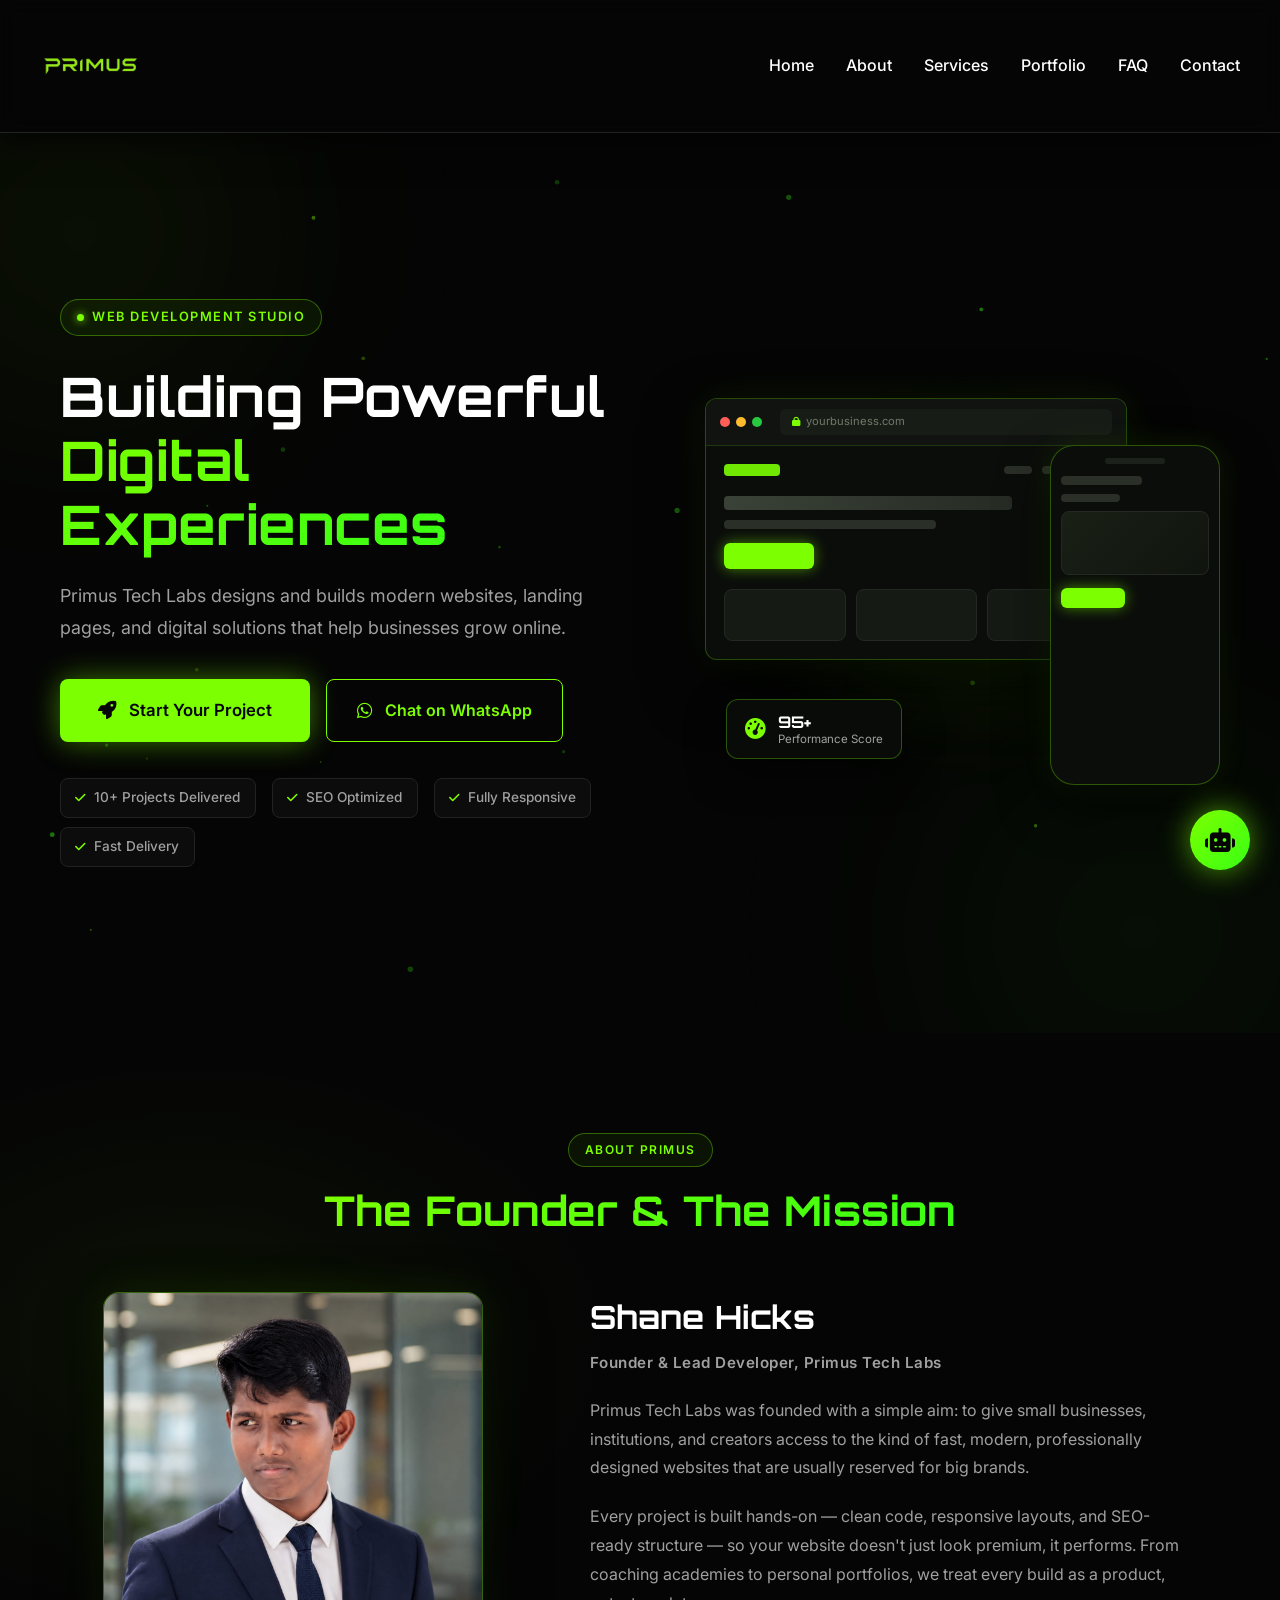
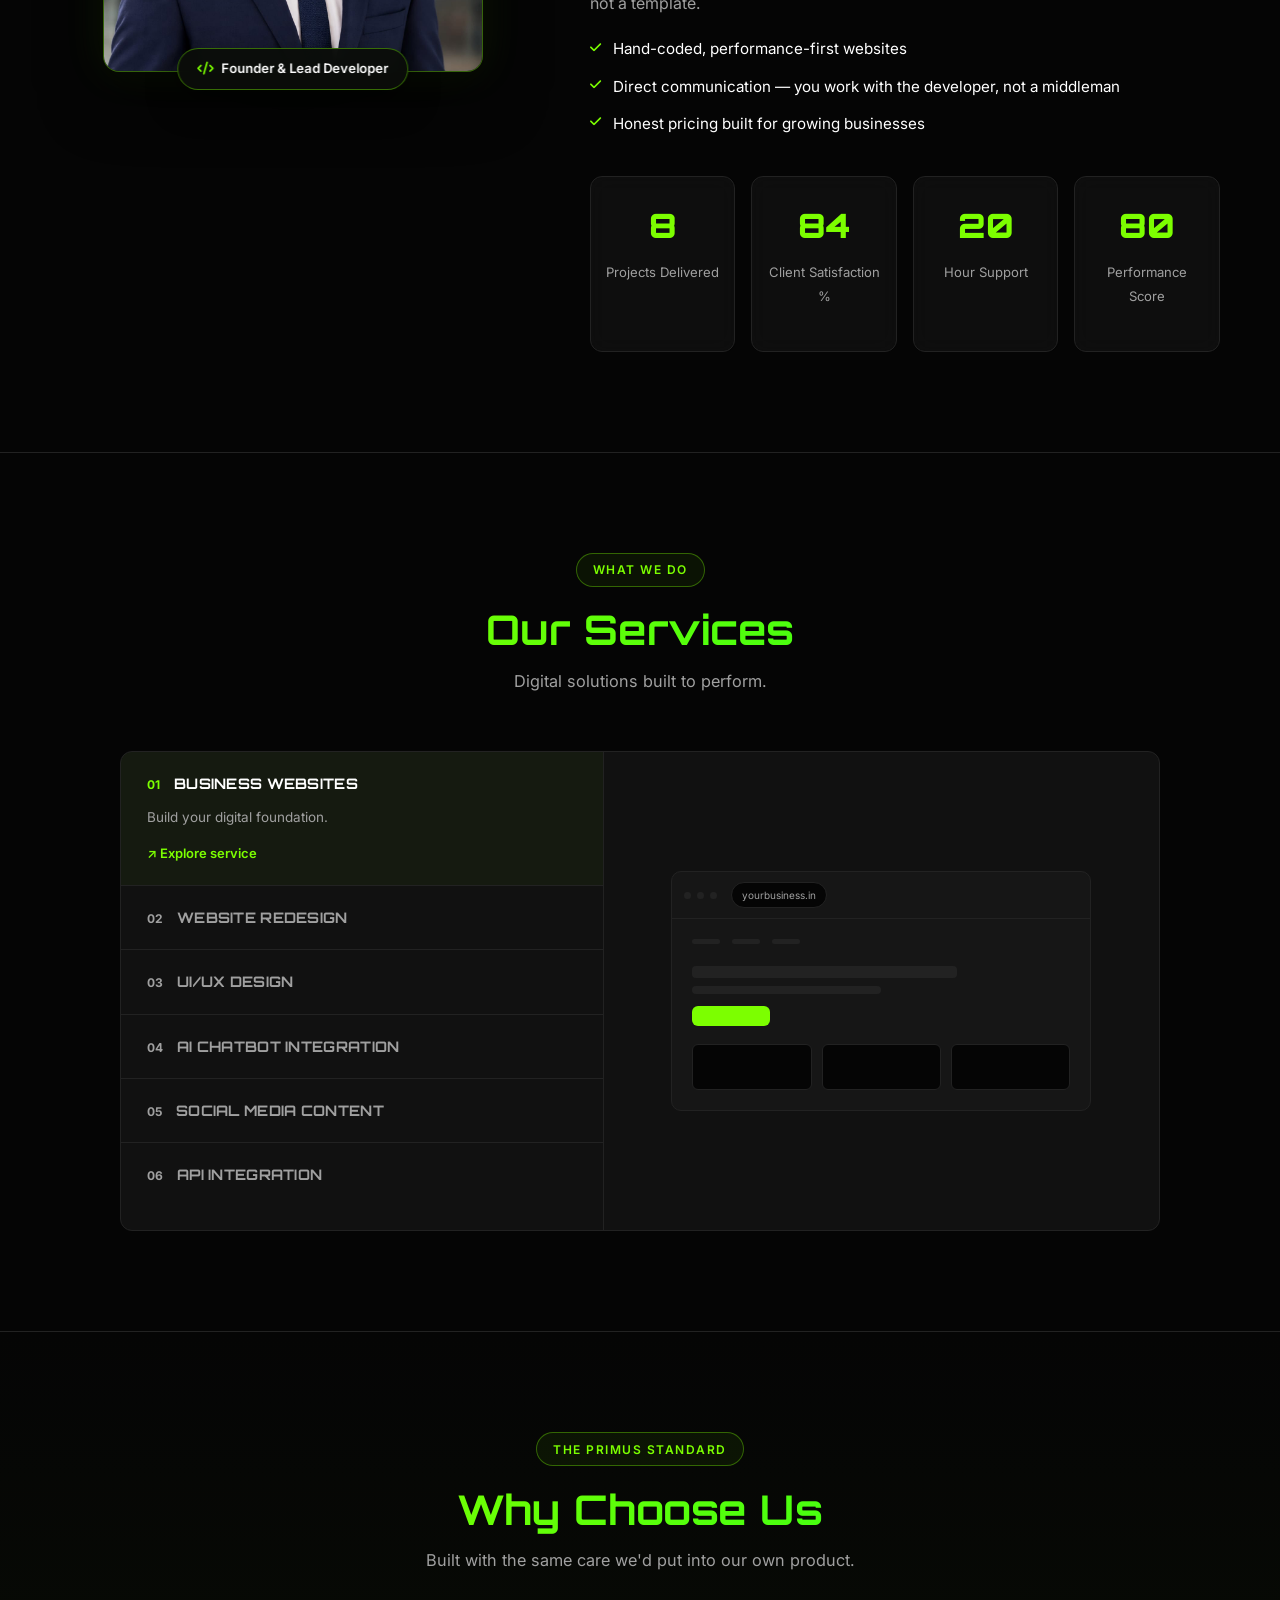
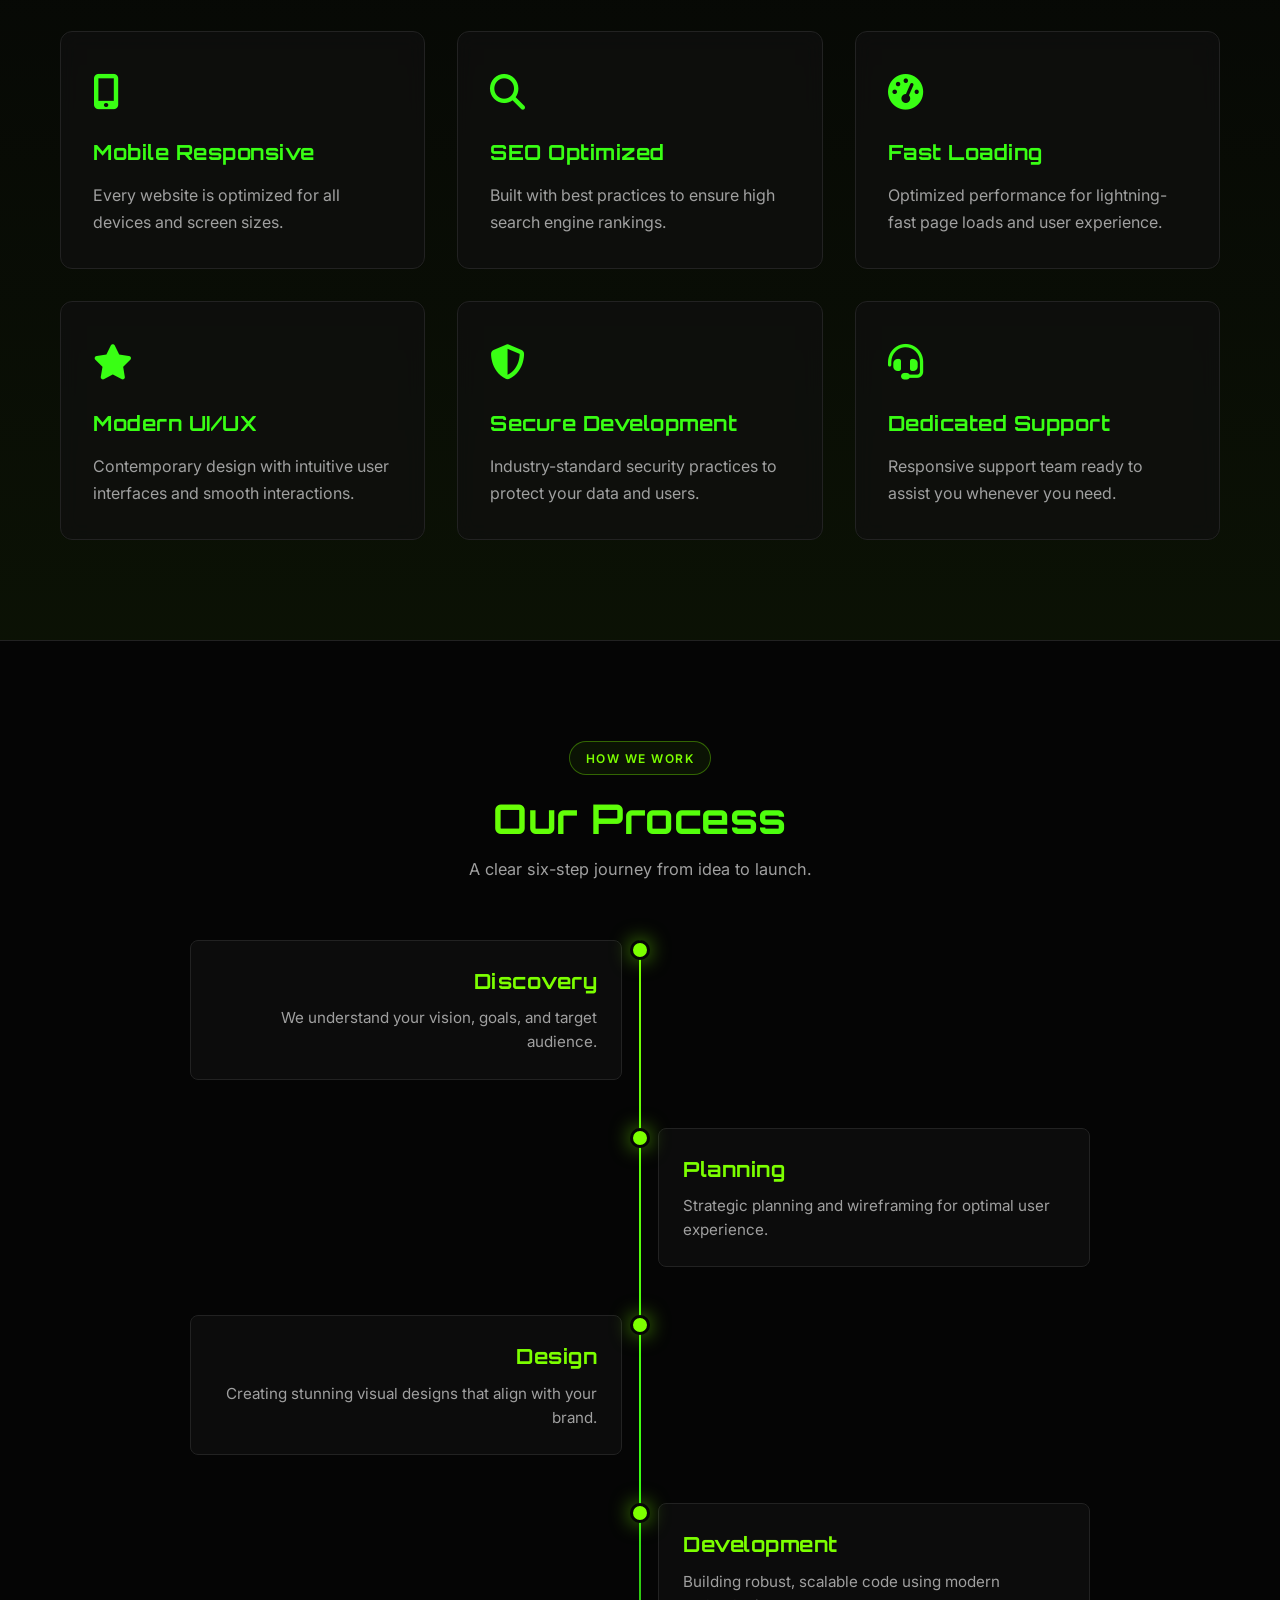
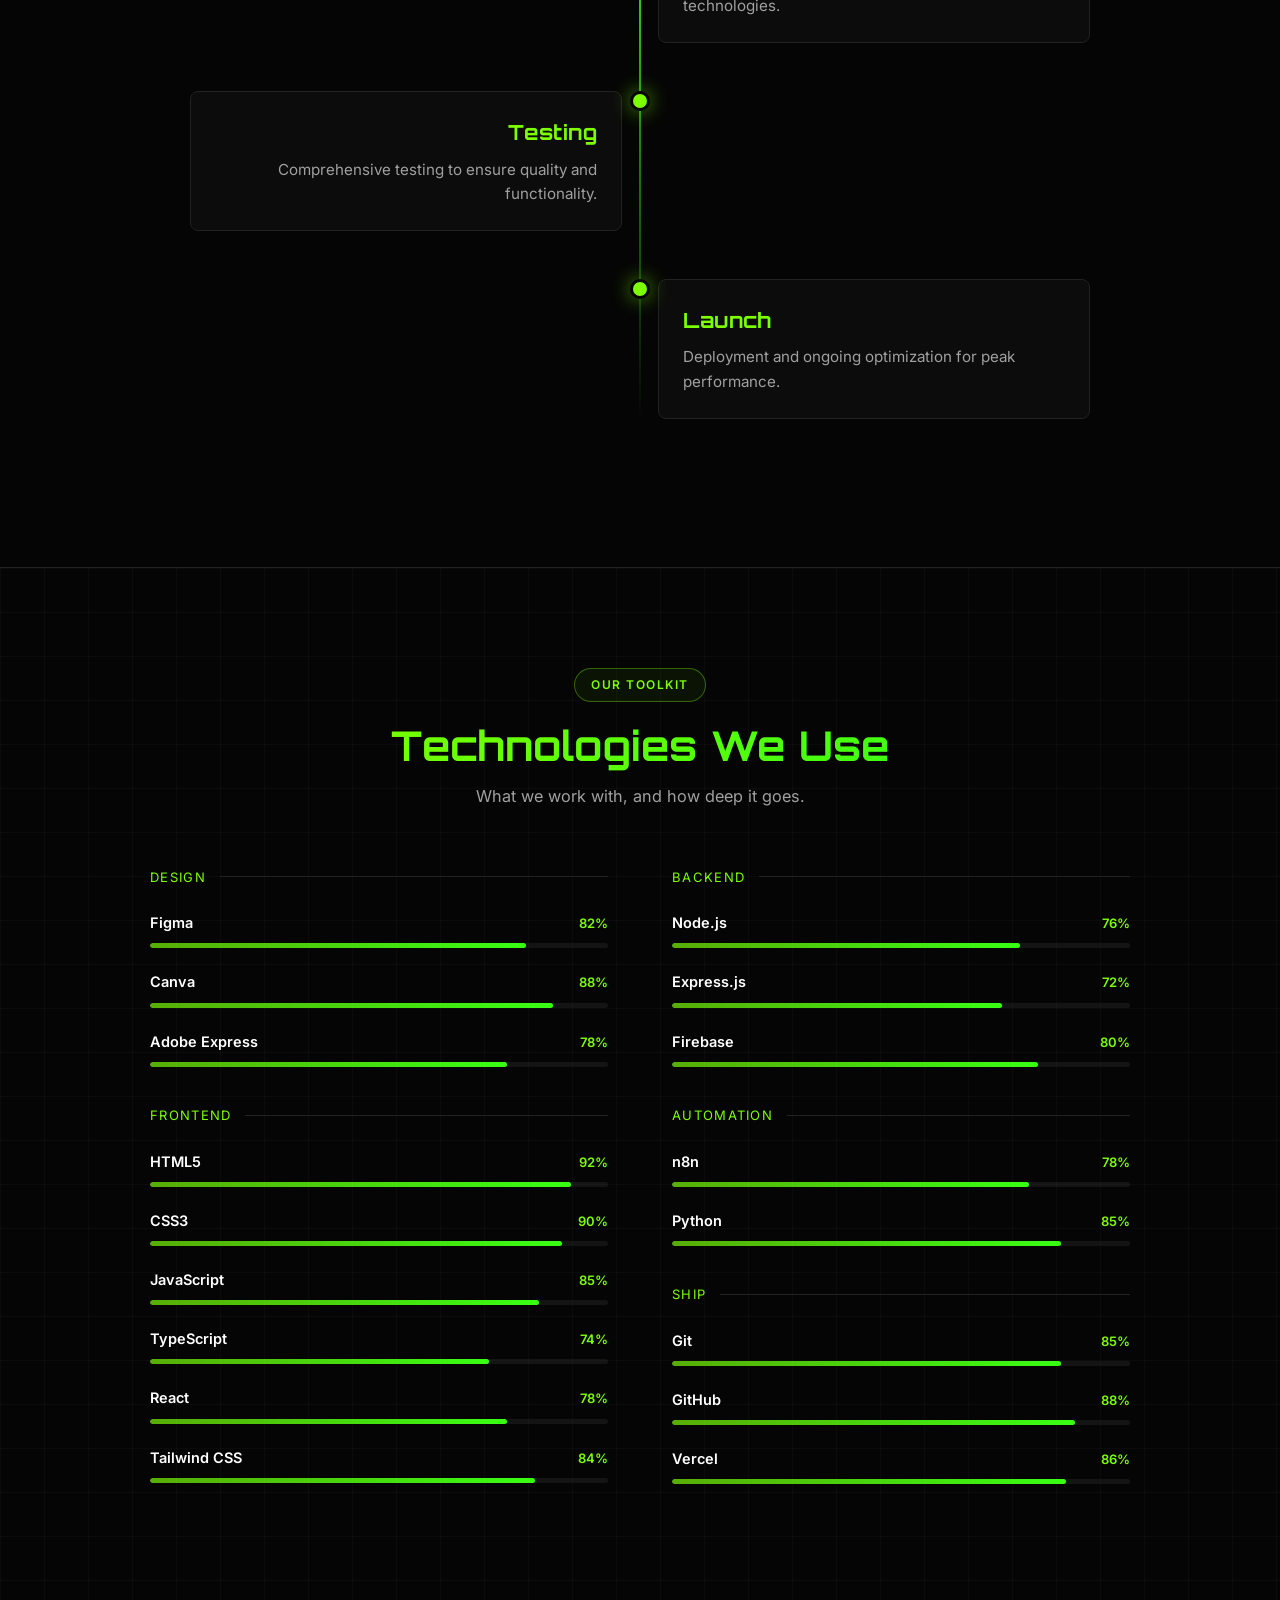
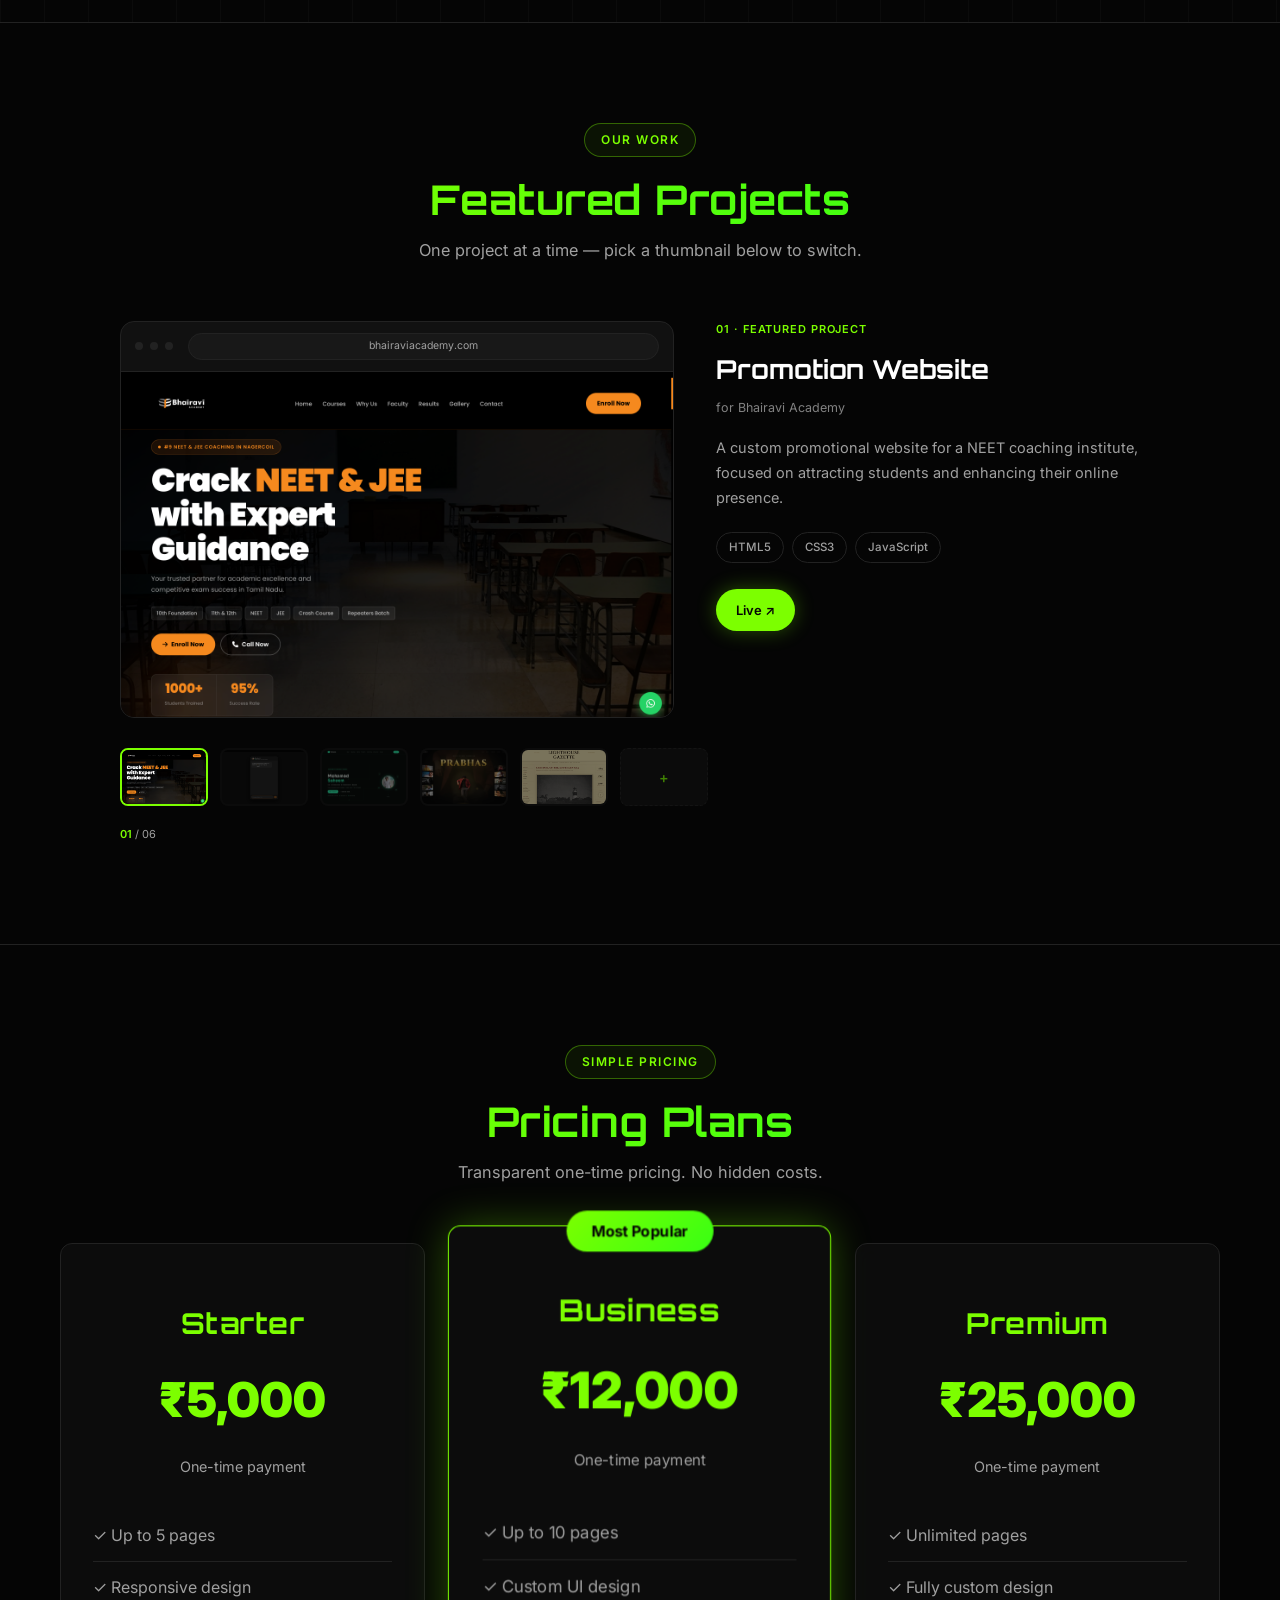
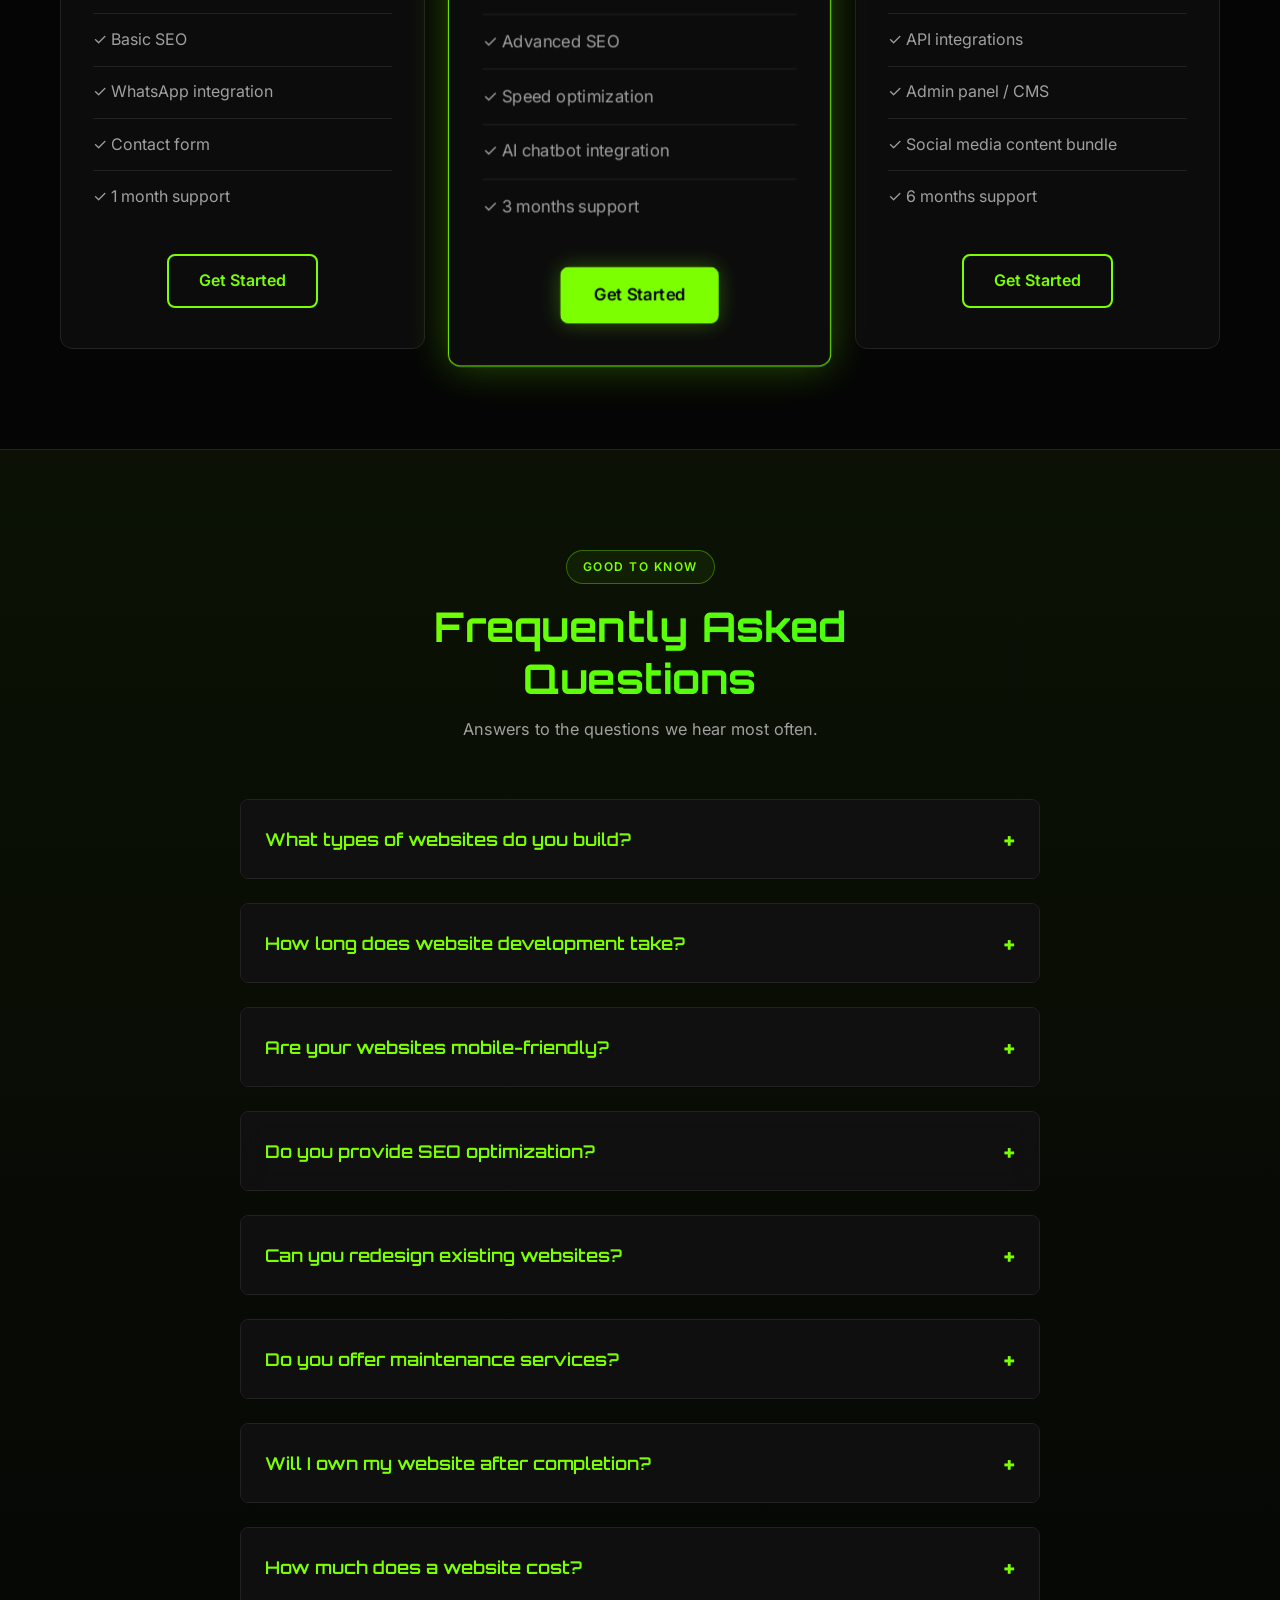
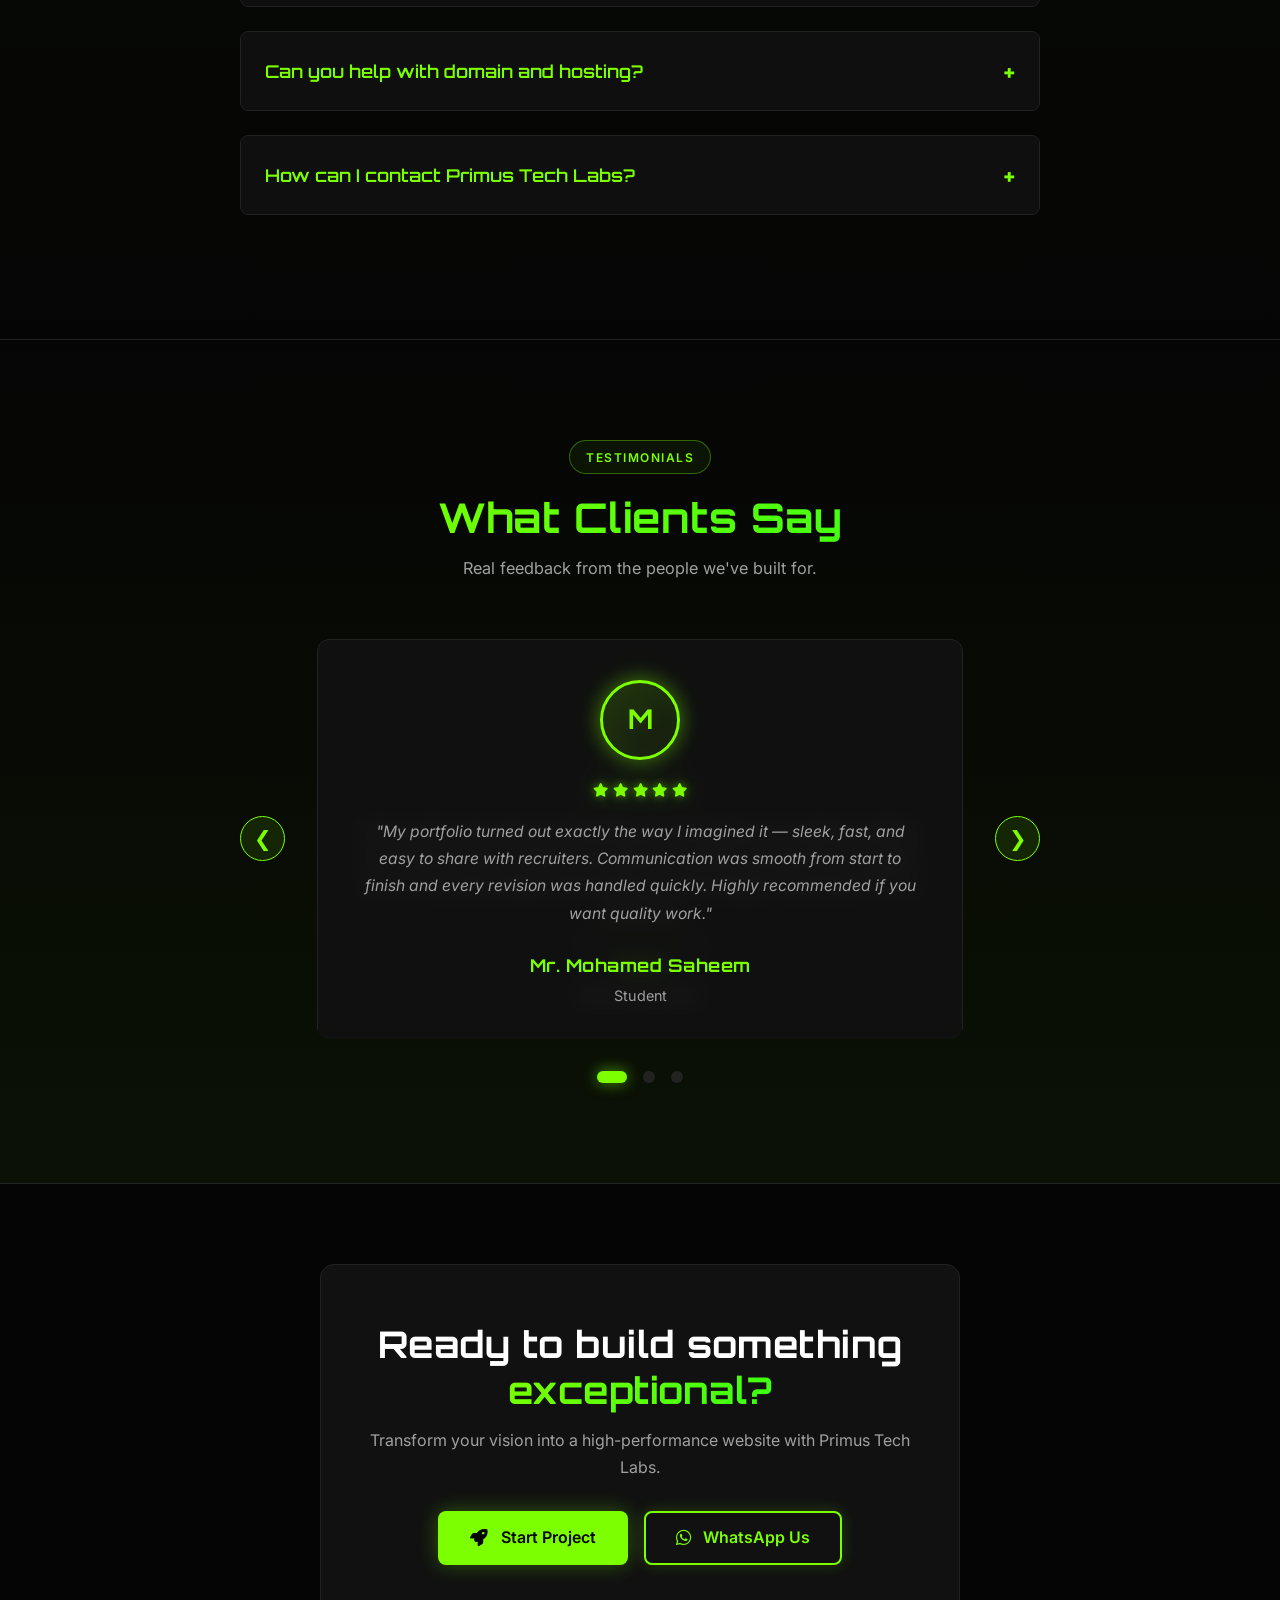
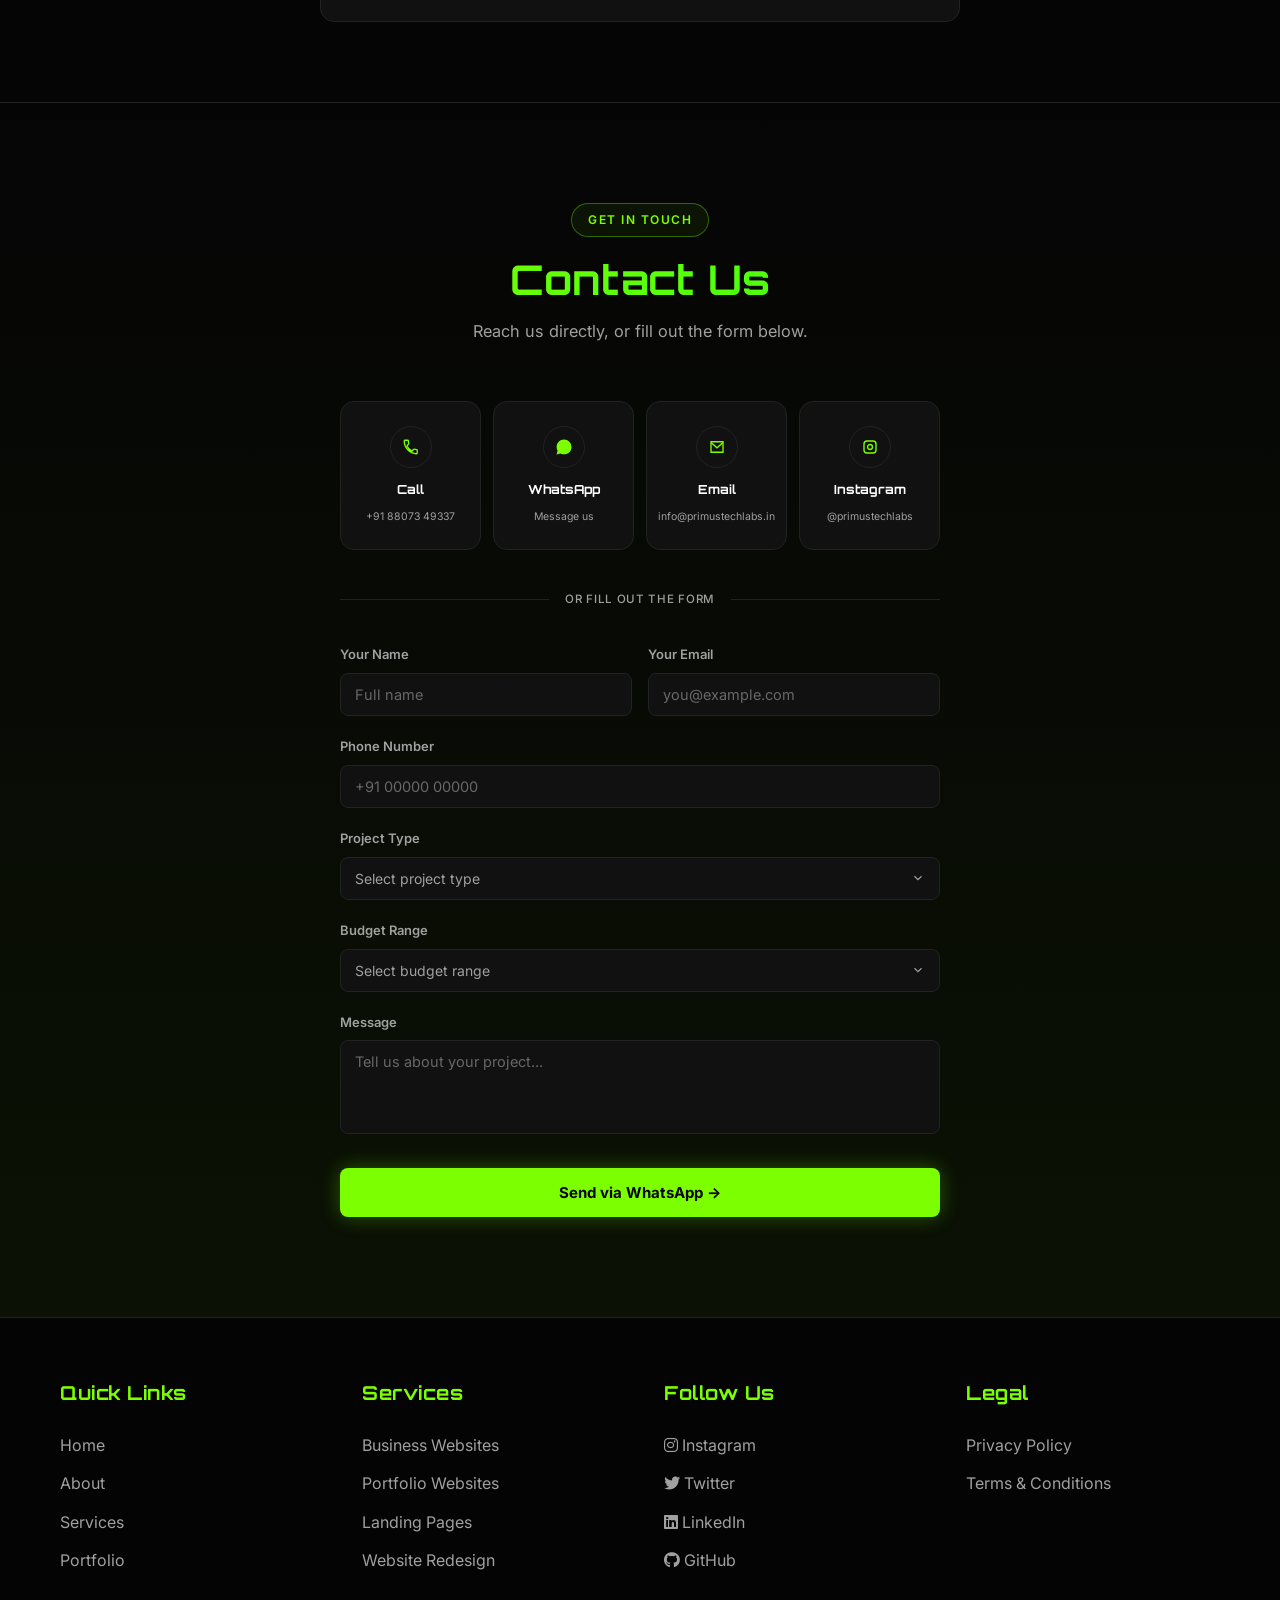
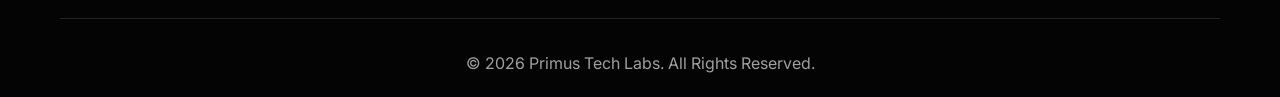
<file: index.html>
<!DOCTYPE html>
<html lang="en">

<head>
    <meta charset="UTF-8">
    <meta name="viewport" content="width=device-width, initial-scale=1.0">
    <meta name="description"
        content="Primus Tech Labs builds modern, responsive, SEO-friendly websites for businesses, startups, and creators.">
    <meta name="keywords"
        content="Website Development, Web Design Services, Business Website Development, Portfolio Website Design, Landing Page Development, Responsive Web Design, SEO Friendly Websites, Primus Tech Labs">
    <meta name="author" content="Primus Tech Labs">

    <!-- Open Graph Meta Tags -->
    <meta property="og:title" content="Primus Tech Labs | Professional Website Development Agency">
    <meta property="og:description"
        content="Primus Tech Labs creates modern websites, landing pages, and digital solutions that help businesses grow online.">
    <meta property="og:image" content="https://via.placeholder.com/1200x630/050505/7CFF00?text=Primus+Tech+Labs">
    <meta property="og:url" content="https://primustechlabs.in">
    <meta property="og:type" content="website">

    <!-- Twitter Card Meta Tags -->
    <meta name="twitter:card" content="summary_large_image">
    <meta name="twitter:title" content="Primus Tech Labs | Professional Website Development Agency">
    <meta name="twitter:description"
        content="Primus Tech Labs creates modern websites, landing pages, and digital solutions that help businesses grow online.">
    <meta name="twitter:image" content="https://via.placeholder.com/1200x630/050505/7CFF00?text=Primus+Tech+Labs">

    <!-- JSON-LD Schema -->
    <script type="application/ld+json">
    {
        "@context": "https://schema.org",
        "@type": "Organization",
        "name": "Primus Tech Labs",
        "url": "https://primustechlabs.in",
        "logo": "https://via.placeholder.com/200x200/050505/7CFF00?text=Primus",
        "description": "Professional website development agency specializing in modern, responsive web design.",
        "sameAs": [
            "https://instagram.com/primustechlabs",
            "https://twitter.com/primustechlabs",
            "https://linkedin.com/company/primustechlabs"
        ]
    }
    </script>

    <title>Primus Tech Labs | Professional Website Development Agency</title>

    <!-- Google Fonts -->
    <link
        href="https://fonts.googleapis.com/css2?family=Orbitron:wght@400;700;900&family=Inter:wght@300;400;500;600;700&display=swap"
        rel="stylesheet">

    <!-- Font Awesome Icons -->
    <link rel="stylesheet" href="https://cdnjs.cloudflare.com/ajax/libs/font-awesome/6.4.0/css/all.min.css">

    <link rel="stylesheet" href="style.css">
</head>

<body>
    <!-- Navbar -->
    <nav class="navbar">
        <div class="container navbar-content">
            <div class="navbar-brand">
                <img src="images/logo.png" alt="Primus Tech Labs logo" class="logo">

            </div>

            <button class="hamburger" id="hamburgerMenu">
                <span></span>
                <span></span>
                <span></span>
            </button>

            <ul class="nav-links" id="navLinks">
                <li><a href="#home" class="scroll-link">Home</a></li>
                <li><a href="#about" class="scroll-link">About</a></li>
                <li><a href="#services" class="scroll-link">Services</a></li>
                <li><a href="#portfolio" class="scroll-link">Portfolio</a></li>
                <li><a href="#faq" class="scroll-link">FAQ</a></li>
                <li><a href="#contact" class="scroll-link">Contact</a></li>

            </ul>
        </div>
    </nav>

    <!-- Hero Section -->
    <section id="home" class="hero">
        <canvas id="particleCanvas" class="particle-bg" aria-hidden="true"></canvas>
        <div class="hero-glow hero-glow-left" aria-hidden="true"></div>
        <div class="hero-glow hero-glow-right" aria-hidden="true"></div>

        <div class="container hero-content">
            <div class="hero-text">
                <span class="hero-eyebrow"><span class="eyebrow-dot" aria-hidden="true"></span> Web Development
                    Studio</span>
                <h1 class="hero-title">Building Powerful <span class="title-accent">Digital Experiences</span></h1>
                <p class="hero-subtitle">Primus Tech Labs designs and builds modern websites, landing pages, and
                    digital solutions that help businesses grow online.</p>
                <div class="hero-buttons">
                    <a href="#contact" class="btn btn-primary btn-hero scroll-link"
                        aria-label="Start your project — go to contact form"><i class="fas fa-rocket"
                            aria-hidden="true"></i> Start Your Project</a>
                    <a href="https://wa.me/917639416446" target="_blank" rel="noopener"
                        class="btn btn-secondary btn-hero-secondary" aria-label="Chat with us on WhatsApp"><i
                            class="fab fa-whatsapp" aria-hidden="true"></i> Chat on
                        WhatsApp</a>
                </div>
                <ul class="hero-trust" aria-label="Why clients choose Primus Tech Labs">
                    <li><i class="fas fa-check" aria-hidden="true"></i> 10+ Projects Delivered</li>
                    <li><i class="fas fa-check" aria-hidden="true"></i> SEO Optimized</li>
                    <li><i class="fas fa-check" aria-hidden="true"></i> Fully Responsive</li>
                    <li><i class="fas fa-check" aria-hidden="true"></i> Fast Delivery</li>
                </ul>
            </div>

            <div class="hero-visual" aria-hidden="true">
                <div class="mockup-glow"></div>

                <!-- Browser window mockup -->
                <div class="browser-mockup">
                    <div class="browser-bar">
                        <span class="browser-dot dot-red"></span>
                        <span class="browser-dot dot-yellow"></span>
                        <span class="browser-dot dot-green"></span>
                        <span class="browser-url"><i class="fas fa-lock"></i> yourbusiness.com</span>
                    </div>
                    <div class="browser-body">
                        <div class="mock-nav">
                            <span class="mock-logo"></span>
                            <span class="mock-links"><i></i><i></i><i></i></span>
                        </div>
                        <div class="mock-hero">
                            <span class="mock-line mock-line-lg"></span>
                            <span class="mock-line mock-line-md"></span>
                            <span class="mock-btn"></span>
                        </div>
                        <div class="mock-cards">
                            <span class="mock-card"></span>
                            <span class="mock-card"></span>
                            <span class="mock-card"></span>
                        </div>
                    </div>
                </div>

                <!-- Floating phone mockup -->
                <div class="phone-mockup">
                    <div class="phone-notch"></div>
                    <div class="phone-screen">
                        <span class="mock-line mock-line-md"></span>
                        <span class="mock-line mock-line-sm"></span>
                        <span class="mock-img"></span>
                        <span class="mock-btn mock-btn-sm"></span>
                    </div>
                </div>

                <!-- Floating metric card -->
                <div class="metric-card">
                    <i class="fas fa-gauge-high"></i>
                    <div class="metric-text">
                        <strong>95+</strong>
                        <span>Performance Score</span>
                    </div>
                </div>
            </div>
        </div>
    </section>

    <!-- About the Founder Section -->
    <section id="about" class="about-founder">
        <div class="container">
            <div class="section-header">
                <span class="section-eyebrow">About Primus</span>
                <h2 class="section-title">The Founder &amp; The Mission</h2>
            </div>

            <div class="founder-layout">
                <div class="founder-photo-wrap">
                    <div class="founder-photo-glow" aria-hidden="true"></div>
                    <img src="images/founder.png" alt="Shane, Founder of Primus Tech Labs" class="founder-photo">
                    <div class="founder-badge"><i class="fas fa-code" aria-hidden="true"></i> Founder &amp; Lead
                        Developer</div>
                </div>

                <div class="founder-text">
                    <h3 class="founder-name">Shane Hicks</h3>
                    <p class="founder-role">Founder &amp; Lead Developer, Primus Tech Labs</p>
                    <p>Primus Tech Labs was founded with a simple aim: to give small businesses, institutions, and
                        creators access to the kind of fast, modern, professionally designed websites that are usually
                        reserved for big brands.</p>
                    <p>Every project is built hands-on — clean code, responsive layouts, and SEO-ready structure —
                        so your website doesn't just look premium, it performs. From coaching academies to personal
                        portfolios, we treat every build as a product, not a template.</p>
                    <ul class="founder-points">
                        <li><i class="fas fa-check" aria-hidden="true"></i> Hand-coded, performance-first websites</li>
                        <li><i class="fas fa-check" aria-hidden="true"></i> Direct communication — you work with the
                            developer, not a middleman</li>
                        <li><i class="fas fa-check" aria-hidden="true"></i> Honest pricing built for growing businesses
                        </li>
                    </ul>

                    <div class="stats-grid founder-stats">
                        <div class="stat-card">
                            <div class="stat-number" data-target="10">0</div>
                            <p class="stat-label">Projects Delivered</p>
                        </div>
                        <div class="stat-card">
                            <div class="stat-number" data-target="99">0</div>
                            <p class="stat-label">Client Satisfaction %</p>
                        </div>
                        <div class="stat-card">
                            <div class="stat-number" data-target="24">0</div>
                            <p class="stat-label">Hour Support</p>
                        </div>
                        <div class="stat-card">
                            <div class="stat-number" data-target="95">0</div>
                            <p class="stat-label">Performance Score</p>
                        </div>
                    </div>
                </div>
            </div>
        </div>
    </section>

    <!-- Services Section -->
    <section id="services" class="services">
        <div class="container">
            <div class="section-header">
                <span class="section-eyebrow">What We Do</span>
                <h2 class="section-title">Our Services</h2>
                <p class="section-subtitle">Digital solutions built to perform.</p>
            </div>

            <div class="svc-split">
                <div class="svc-accordion" id="svcAccordion"></div>
                <div class="svc-visual-panel" id="svcVisualPanel"></div>
            </div>
        </div>
    </section>

    <!-- Why Choose Us Section -->
    <section class="why-choose">
        <div class="container">
            <div class="section-header">
                <span class="section-eyebrow">The Primus Standard</span>
                <h2 class="section-title">Why Choose Us</h2>
                <p class="section-subtitle">Built with the same care we'd put into our own product.</p>
            </div>
            <div class="features-grid">
                <div class="feature-card">
                    <div class="feature-icon"><i class="fas fa-mobile-alt"></i></div>
                    <h3>Mobile Responsive</h3>
                    <p>Every website is optimized for all devices and screen sizes.</p>
                </div>
                <div class="feature-card">
                    <div class="feature-icon"><i class="fas fa-search"></i></div>
                    <h3>SEO Optimized</h3>
                    <p>Built with best practices to ensure high search engine rankings.</p>
                </div>
                <div class="feature-card">
                    <div class="feature-icon"><i class="fas fa-tachometer-alt"></i></div>
                    <h3>Fast Loading</h3>
                    <p>Optimized performance for lightning-fast page loads and user experience.</p>
                </div>
                <div class="feature-card">
                    <div class="feature-icon"><i class="fas fa-star"></i></div>
                    <h3>Modern UI/UX</h3>
                    <p>Contemporary design with intuitive user interfaces and smooth interactions.</p>
                </div>
                <div class="feature-card">
                    <div class="feature-icon"><i class="fas fa-shield-alt"></i></div>
                    <h3>Secure Development</h3>
                    <p>Industry-standard security practices to protect your data and users.</p>
                </div>
                <div class="feature-card">
                    <div class="feature-icon"><i class="fas fa-headset"></i></div>
                    <h3>Dedicated Support</h3>
                    <p>Responsive support team ready to assist you whenever you need.</p>
                </div>
            </div>
        </div>
    </section>

    <!-- Process Section -->
    <section class="process">
        <div class="container">
            <div class="section-header">
                <span class="section-eyebrow">How We Work</span>
                <h2 class="section-title">Our Process</h2>
                <p class="section-subtitle">A clear six-step journey from idea to launch.</p>
            </div>
            <div class="timeline">
                <div class="timeline-item">
                    <div class="timeline-dot"></div>
                    <div class="timeline-content">
                        <h3>Discovery</h3>
                        <p>We understand your vision, goals, and target audience.</p>
                    </div>
                </div>
                <div class="timeline-item">
                    <div class="timeline-dot"></div>
                    <div class="timeline-content">
                        <h3>Planning</h3>
                        <p>Strategic planning and wireframing for optimal user experience.</p>
                    </div>
                </div>
                <div class="timeline-item">
                    <div class="timeline-dot"></div>
                    <div class="timeline-content">
                        <h3>Design</h3>
                        <p>Creating stunning visual designs that align with your brand.</p>
                    </div>
                </div>
                <div class="timeline-item">
                    <div class="timeline-dot"></div>
                    <div class="timeline-content">
                        <h3>Development</h3>
                        <p>Building robust, scalable code using modern technologies.</p>
                    </div>
                </div>
                <div class="timeline-item">
                    <div class="timeline-dot"></div>
                    <div class="timeline-content">
                        <h3>Testing</h3>
                        <p>Comprehensive testing to ensure quality and functionality.</p>
                    </div>
                </div>
                <div class="timeline-item">
                    <div class="timeline-dot"></div>
                    <div class="timeline-content">
                        <h3>Launch</h3>
                        <p>Deployment and ongoing optimization for peak performance.</p>
                    </div>
                </div>
            </div>
        </div>
    </section>

    <!-- Technologies Section -->
    <section class="technologies">
        <div class="container">
            <div class="section-header">
                <span class="section-eyebrow">Our Toolkit</span>
                <h2 class="section-title">Technologies We Use</h2>
                <p class="section-subtitle">What we work with, and how deep it goes.</p>
            </div>
            <div class="tb-board" id="tbBoard"></div>
        </div>
    </section>

    <!-- Portfolio Section -->
    <section id="portfolio" class="portfolio">
        <div class="container">
            <div class="section-header">
                <span class="section-eyebrow">Our Work</span>
                <h2 class="section-title">Featured Projects</h2>
                <p class="section-subtitle">One project at a time — pick a thumbnail below to switch.</p>
            </div>

            <div class="proj-spotlight">
                <div class="proj-browser-frame">
                    <div class="proj-browser-bar">
                        <span class="proj-b-dot"></span><span class="proj-b-dot"></span><span class="proj-b-dot"></span>
                        <span class="proj-b-url" id="projBUrl"></span>
                    </div>
                    <div class="proj-browser-body" id="projBrowserBody"></div>
                </div>

                <div>
                    <div class="proj-info-eyebrow" id="projInfoEyebrow"></div>
                    <div class="proj-info-title" id="projInfoTitle"></div>
                    <div class="proj-info-client" id="projInfoClient"></div>
                    <div class="proj-info-desc" id="projInfoDesc"></div>
                    <div class="proj-info-tags" id="projInfoTags"></div>
                    <div id="projInfoAction"></div>
                </div>
            </div>

            <div class="proj-thumb-strip" id="projThumbStrip"></div>
            <div class="proj-progress" id="projProgress"></div>
        </div>
    </section>

    <!-- Pricing Section -->
    <section class="pricing">
        <div class="container">
            <div class="section-header">
                <span class="section-eyebrow">Simple Pricing</span>
                <h2 class="section-title">Pricing Plans</h2>
                <p class="section-subtitle">Transparent one-time pricing. No hidden costs.</p>
            </div>
            <div class="pricing-grid">
                <div class="pricing-card">
                    <h3>Starter</h3>
                    <div class="price">₹5,000</div>
                    <p class="price-period">One-time payment</p>
                    <ul class="features-list">
                        <li>✓ Up to 5 pages</li>
                        <li>✓ Responsive design</li>
                        <li>✓ Basic SEO</li>
                        <li>✓ WhatsApp integration</li>
                        <li>✓ Contact form</li>
                        <li>✓ 1 month support</li>
                    </ul>
                    <a href="#contact" class="btn btn-primary-outline scroll-link">Get Started</a>
                </div>

                <div class="pricing-card featured">
                    <div class="badge">Most Popular</div>
                    <h3>Business</h3>
                    <div class="price">₹12,000</div>
                    <p class="price-period">One-time payment</p>
                    <ul class="features-list">
                        <li>✓ Up to 10 pages</li>
                        <li>✓ Custom UI design</li>
                        <li>✓ Advanced SEO</li>
                        <li>✓ Speed optimization</li>
                        <li>✓ AI chatbot integration</li>
                        <li>✓ 3 months support</li>

                    </ul>
                    <a href="#contact" class="btn btn-primary scroll-link">Get Started</a>
                </div>

                <div class="pricing-card">
                    <h3>Premium</h3>
                    <div class="price">₹25,000</div>
                    <p class="price-period">One-time payment</p>
                    <ul class="features-list">
                        <li>✓ Unlimited pages</li>
                        <li>✓ Fully custom design</li>
                        <li>✓ API integrations</li>
                        <li>✓ Admin panel / CMS</li>
                        <li>✓ Social media content bundle</li>
                        <li>✓ 6 months support</li>

                    </ul>
                    <a href="#contact" class="btn btn-primary-outline scroll-link">Get Started</a>
                </div>
            </div>
        </div>
    </section>

    <!-- FAQ Section -->
    <section id="faq" class="faq">
        <div class="container">
            <div class="section-header">
                <span class="section-eyebrow">Good To Know</span>
                <h2 class="section-title">Frequently Asked Questions</h2>
                <p class="section-subtitle">Answers to the questions we hear most often.</p>
            </div>
            <div class="faq-container">
                <div class="faq-item">
                    <button class="faq-question">
                        What types of websites do you build?
                        <span class="faq-icon">+</span>
                    </button>
                    <div class="faq-answer">
                        <p>We build a wide variety of websites including business websites, portfolio sites, landing
                            pages, e-commerce platforms, and custom web applications using modern technologies.</p>
                    </div>
                </div>

                <div class="faq-item">
                    <button class="faq-question">
                        How long does website development take?
                        <span class="faq-icon">+</span>
                    </button>
                    <div class="faq-answer">
                        <p>Project timelines vary based on complexity and scope. A typical business website takes 1-2
                            weeks, while more complex projects may take longer. We'll provide a detailed timeline during
                            the discovery phase.</p>
                    </div>
                </div>

                <div class="faq-item">
                    <button class="faq-question">
                        Are your websites mobile-friendly?
                        <span class="faq-icon">+</span>
                    </button>
                    <div class="faq-answer">
                        <p>Absolutely! All our websites are fully responsive and optimized for mobile, tablet, and
                            desktop devices. Mobile-first design is a core principle in our development process.</p>
                    </div>
                </div>

                <div class="faq-item">
                    <button class="faq-question">
                        Do you provide SEO optimization?
                        <span class="faq-icon">+</span>
                    </button>
                    <div class="faq-answer">
                        <p>Yes! All our websites are built with SEO best practices in mind, including proper meta tags,
                            semantic HTML, fast loading speeds, and mobile optimization to help you rank higher on
                            search engines.</p>
                    </div>
                </div>

                <div class="faq-item">
                    <button class="faq-question">
                        Can you redesign existing websites?
                        <span class="faq-icon">+</span>
                    </button>
                    <div class="faq-answer">
                        <p>Absolutely! We specialize in website redesigns that modernize your existing site, improve
                            user experience, update the design, and enhance functionality while preserving your existing
                            content when needed.</p>
                    </div>
                </div>

                <div class="faq-item">
                    <button class="faq-question">
                        Do you offer maintenance services?
                        <span class="faq-icon">+</span>
                    </button>
                    <div class="faq-answer">
                        <p>Yes, we offer comprehensive maintenance packages that include updates, security patches,
                            performance monitoring, and ongoing support to keep your website running smoothly.</p>
                    </div>
                </div>

                <div class="faq-item">
                    <button class="faq-question">
                        Will I own my website after completion?
                        <span class="faq-icon">+</span>
                    </button>
                    <div class="faq-answer">
                        <p>Yes! You'll have complete ownership of your website. We provide all source code, and you'll
                            have full control over your domain, hosting, and website assets.</p>
                    </div>
                </div>

                <div class="faq-item">
                    <button class="faq-question">
                        How much does a website cost?
                        <span class="faq-icon">+</span>
                    </button>
                    <div class="faq-answer">
                        <p>Pricing depends on your project's complexity and requirements. We offer flexible pricing
                            starting within ₹5000 for starter packages. Contact us for a custom quote tailored to your
                            needs.</p>
                    </div>
                </div>

                <div class="faq-item">
                    <button class="faq-question">
                        Can you help with domain and hosting?
                        <span class="faq-icon">+</span>
                    </button>
                    <div class="faq-answer">
                        <p>Yes! We can help you register a domain, set up hosting, and configure everything needed for
                            your website. We work with reliable providers to ensure optimal performance.</p>
                    </div>
                </div>

                <div class="faq-item">
                    <button class="faq-question">
                        How can I contact Primus Tech Labs?
                        <span class="faq-icon">+</span>
                    </button>
                    <div class="faq-answer">
                        <p>You can reach us through the contact form on this website, via email, WhatsApp, or phone. We
                            typically respond within 24 hours. Fill out the contact form below to get started!</p>
                    </div>
                </div>
            </div>
        </div>
    </section>

    <!-- Testimonials Section -->
    <section class="testimonials">
        <div class="container">
            <div class="section-header">
                <span class="section-eyebrow">Testimonials</span>
                <h2 class="section-title">What Clients Say</h2>
                <p class="section-subtitle">Real feedback from the people we've built for.</p>
            </div>
            <div class="testimonials-carousel">
                <button class="carousel-btn prev" id="prevTestimonial" aria-label="Previous testimonial">❮</button>

                <div class="testimonial-container">
                    <div class="testimonial-card active">
                        <div class="testimonial-avatar" aria-hidden="true"><span>P</span></div>
                        <div class="testimonial-stars" aria-label="5 out of 5 stars">
                            <i class="fas fa-star"></i><i class="fas fa-star"></i><i class="fas fa-star"></i><i
                                class="fas fa-star"></i><i class="fas fa-star"></i>
                        </div>
                        <p class="testimonial-text">"He created my academy's website in a very professional and
                            attractive way. Now our academy looks more professional and well-organized online. His
                            research and ideas were excellent throughout the process."</p>
                        <h4 class="testimonial-author">Ms. Parvathy</h4>
                        <p class="testimonial-role">Owner, Bhairavi Academy</p>
                    </div>

                    <div class="testimonial-card">
                        <div class="testimonial-avatar" aria-hidden="true"><span>T</span></div>
                        <div class="testimonial-stars" aria-label="5 out of 5 stars">
                            <i class="fas fa-star"></i><i class="fas fa-star"></i><i class="fas fa-star"></i><i
                                class="fas fa-star"></i><i class="fas fa-star"></i>
                        </div>
                        <p class="testimonial-text">Primus Tech Labs did an outstanding job developing our academy
                            website.
                            The design is clean, modern, and easy for students and parents to navigate. We are extremely
                            happy with the
                            final result and highly recommend Primus Tech Labs.</p>
                        <h4 class="testimonial-author">Team</h4>
                        <p class="testimonial-role">Bhairavi Academy</p>
                    </div>

                    <div class="testimonial-card">
                        <div class="testimonial-avatar" aria-hidden="true"><span>M</span></div>
                        <div class="testimonial-stars" aria-label="5 out of 5 stars">
                            <i class="fas fa-star"></i><i class="fas fa-star"></i><i class="fas fa-star"></i><i
                                class="fas fa-star"></i><i class="fas fa-star"></i>
                        </div>
                        <p class="testimonial-text">"My portfolio turned out exactly the way I imagined it — sleek,
                            fast, and easy to share with recruiters. Communication was smooth from start to finish and
                            every revision was handled quickly. Highly recommended if you want quality work."</p>
                        <h4 class="testimonial-author">Mr. Mohamed Saheem</h4>
                        <p class="testimonial-role">Student</p>
                    </div>
                </div>

                <button class="carousel-btn next" id="nextTestimonial" aria-label="Next testimonial">❯</button>
            </div>

            <div class="carousel-dots">
                <span class="dot active" data-index="0"></span>
                <span class="dot" data-index="1"></span>
                <span class="dot" data-index="2"></span>
            </div>
        </div>
    </section>

    <!-- CTA Section -->
    <section class="cta-section-v2" id="cta-final">
        <div class="container">
            <div class="cta-box">
                <h2 class="cta-heading">Ready to build something <span class="cta-gradient">exceptional?</span></h2>
                <p class="cta-sub">Transform your vision into a high-performance website with Primus Tech Labs.</p>
                <div class="cta-buttons">
                    <a href="#contact" class="btn btn-primary scroll-link"><i class="fas fa-rocket"></i> Start
                        Project</a>
                    <a href="https://wa.me/917639416446" target="_blank" class="btn btn-secondary"><i
                            class="fab fa-whatsapp"></i> WhatsApp Us</a>
                </div>
            </div>
        </div>
    </section>

    <!-- Contact Section -->
    <section id="contact" class="contact">
        <div class="container">
            <div class="section-header">
                <span class="section-eyebrow">Get In Touch</span>
                <h2 class="section-title">Contact Us</h2>
                <p class="section-subtitle">Reach us directly, or fill out the form below.</p>
            </div>

            <div class="contact-wrap">
                <div class="cbuttons" id="cbuttons"></div>

                <div class="contact-divider"><span class="line"></span><span>or fill out the form</span><span
                        class="line"></span></div>

                <form class="contact-form" id="contactForm">
                    <div class="contact-row2">
                        <div class="field">
                            <label>Your Name</label>
                            <input type="text" id="fName" placeholder="Full name" required>
                        </div>
                        <div class="field">
                            <label>Your Email</label>
                            <input type="email" id="fEmail" placeholder="you@example.com" required>
                        </div>
                    </div>

                    <div class="field">
                        <label>Phone Number</label>
                        <input type="tel" id="fPhone" placeholder="+91 00000 00000">
                    </div>

                    <div class="field">
                        <label>Project Type</label>
                        <div class="dropdown" data-group="type">
                            <button type="button" class="dd-trigger"><span class="dd-label">Select project
                                    type</span><span class="chevron"><svg viewBox="0 0 24 24" fill="none"
                                        stroke="currentColor" stroke-width="2">
                                        <path d="M6 9l6 6 6-6" />
                                    </svg></span></button>
                            <div class="dd-panel"></div>
                        </div>
                    </div>

                    <div class="field">
                        <label>Budget Range</label>
                        <div class="dropdown" data-group="budget">
                            <button type="button" class="dd-trigger"><span class="dd-label">Select budget
                                    range</span><span class="chevron"><svg viewBox="0 0 24 24" fill="none"
                                        stroke="currentColor" stroke-width="2">
                                        <path d="M6 9l6 6 6-6" />
                                    </svg></span></button>
                            <div class="dd-panel"></div>
                        </div>
                    </div>

                    <div class="field">
                        <label>Message</label>
                        <textarea rows="4" id="fMessage" placeholder="Tell us about your project..."></textarea>
                    </div>

                    <button type="submit" class="contact-submit-btn">Send via WhatsApp &rarr;</button>
                </form>
            </div>
        </div>
    </section>

    <!-- Chat button -->
    <button id="customChatBtn" class="custom-chat-btn" aria-label="Open chat">
        <i class="fas fa-robot"></i>
    </button>

    <!-- Footer -->
    <footer class="footer">
        <div class="container">
            <div class="footer-content">
                <div class="footer-section">
                    <h4>Quick Links</h4>
                    <ul>
                        <li><a href="#home" class="scroll-link">Home</a></li>
                        <li><a href="#about" class="scroll-link">About</a></li>
                        <li><a href="#services" class="scroll-link">Services</a></li>
                        <li><a href="#portfolio" class="scroll-link">Portfolio</a></li>

                    </ul>
                </div>

                <div class="footer-section">
                    <h4>Services</h4>
                    <ul>
                        <li><a href="#">Business Websites</a></li>
                        <li><a href="#">Portfolio Websites</a></li>
                        <li><a href="#">Landing Pages</a></li>
                        <li><a href="#">Website Redesign</a></li>
                    </ul>
                </div>

                <div class="footer-section">
                    <h4>Follow Us</h4>
                    <ul>
                        <li><a href="https://instagram.com/primustechlabs" target="_blank"><i
                                    class="fab fa-instagram"></i> Instagram</a></li>
                        <li><a href="https://twitter.com/primustechlabs" target="_blank"><i class="fab fa-twitter"></i>
                                Twitter</a></li>
                        <li><a href="https://linkedin.com/company/primustechlabs" target="_blank"><i
                                    class="fab fa-linkedin"></i> LinkedIn</a></li>
                        <li><a href="https://github.com/primustechlabs" target="_blank"><i class="fab fa-github"></i>
                                GitHub</a></li>
                    </ul>
                </div>

                <div class="footer-section">
                    <h4>Legal</h4>
                    <ul>
                        <li><a href="privacy.html">Privacy Policy</a></li>
                        <li><a href="terms.html">Terms &amp; Conditions</a></li>

                    </ul>
                </div>
            </div>

            <div class="footer-bottom">
                <p>&copy; 2026 Primus Tech Labs. All Rights Reserved. &nbsp;·&nbsp; <a href="privacy.html"
                        style="color: var(--primary-green); text-decoration: none;">Privacy</a> &nbsp;·&nbsp;
                    <a href="terms.html" style="color: var(--primary-green); text-decoration: none;">Terms</a>
                    &nbsp;·&nbsp;
                    <a href="refund.html" style="color: var(--primary-green); text-decoration: none;">Refunds</a>
                </p>
            </div>
        </div>
    </footer>

    <script src="script.js"></script>

    <!-- Primus AI Chat Widget -->
    <iframe id="primusChatFrame" src="https://primus-chatbot.vercel.app/" title="Primus Chat"
        style="position:fixed; bottom:20px; right:20px; width:0; height:0; border:none; z-index:2147483000; pointer-events:none;"
        allow="clipboard-write"></iframe>

    <script>
        (function () {
            var frame = document.getElementById("primusChatFrame");
            var CHAT_ORIGIN = "https://primus-chatbot.vercel.app";

            document.getElementById("customChatBtn").addEventListener("click", function () {
                frame.contentWindow.postMessage({ type: "primus-chat-toggle" }, CHAT_ORIGIN);
            });

            window.addEventListener("message", function (event) {
                if (event.origin !== CHAT_ORIGIN) return;
                if (event.data && event.data.type === "primus-chat-state") {
                    if (event.data.isOpen) {
                        frame.style.width = "370px";
                        frame.style.height = "520px";
                        frame.style.pointerEvents = "auto";
                    } else {
                        frame.style.width = "0px";
                        frame.style.height = "0px";
                        frame.style.pointerEvents = "none";
                    }
                }
            });
        })();
    </script>
</body>

</html>
</file>
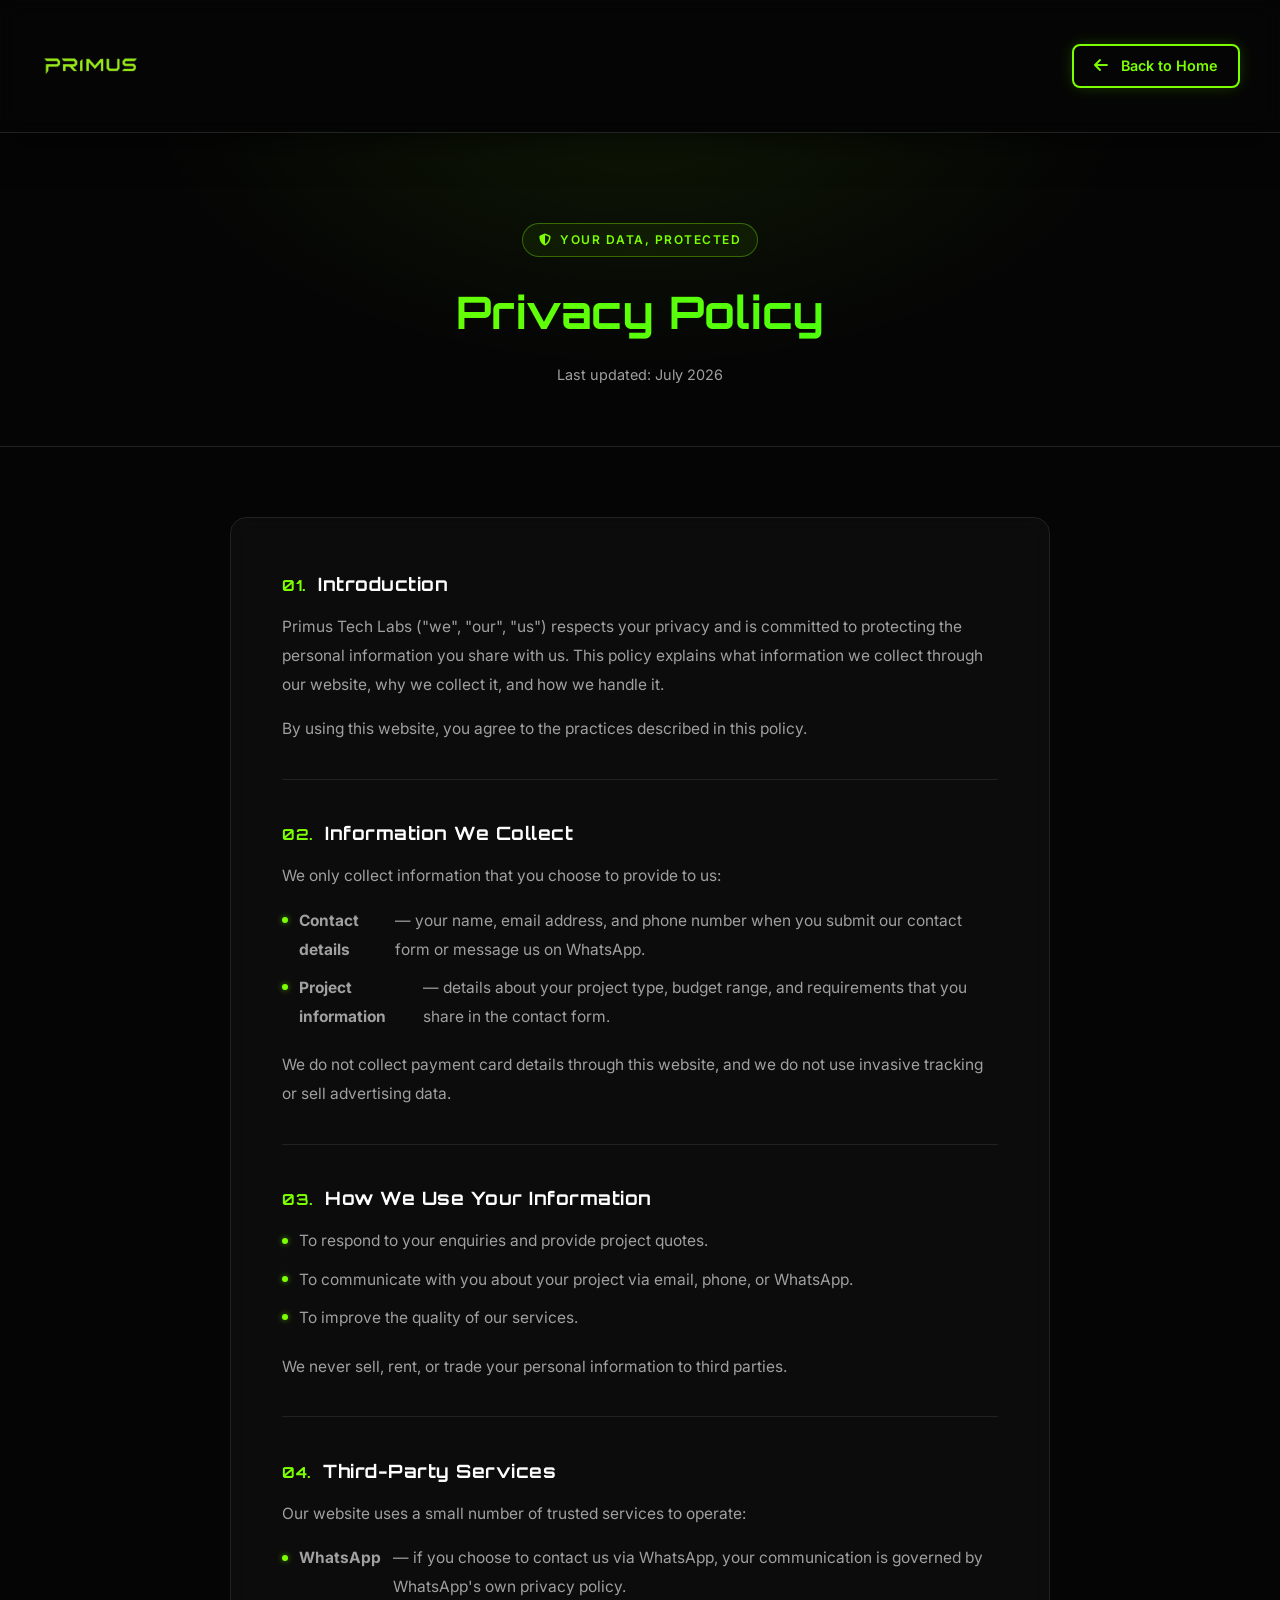
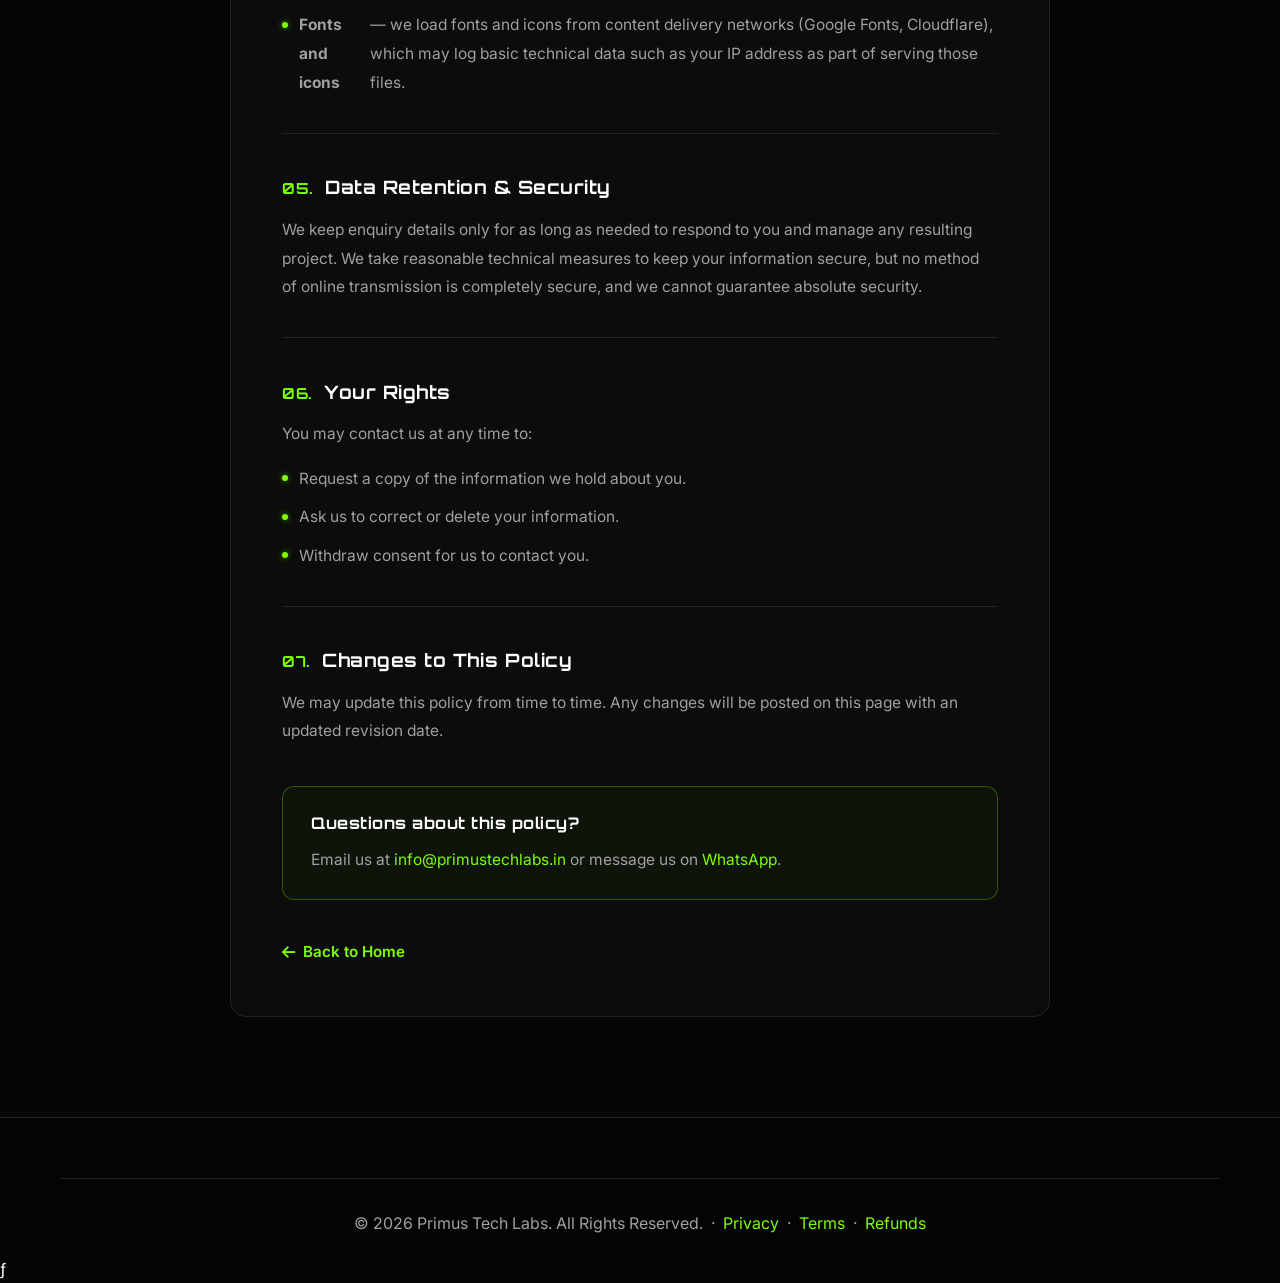
<file: privacy.html>
<!DOCTYPE html>
<html lang="en">

<head>
    <meta charset="UTF-8">
    <meta name="viewport" content="width=device-width, initial-scale=1.0">
    <meta name="description"
        content="Privacy Policy for Primus Tech Labs — how we collect, use, and protect your information.">
    <meta name="robots" content="noindex, follow">
    <title>Privacy Policy | Primus Tech Labs</title>

    <link
        href="https://fonts.googleapis.com/css2?family=Orbitron:wght@400;700;900&family=Inter:wght@300;400;500;600;700&display=swap"
        rel="stylesheet">
    <link rel="stylesheet" href="https://cdnjs.cloudflare.com/ajax/libs/font-awesome/6.4.0/css/all.min.css">
    <link rel="stylesheet" href="style.css">
</head>

<body>
    <!-- Navbar -->
    <nav class="navbar">
        <div class="container navbar-content">
            <a href="index.html" class="navbar-brand">
                <img src="images/logo.png" alt="Primus Tech Labs logo" class="logo">
            </a>
            <a href="index.html" class="btn btn-secondary small"><i class="fas fa-arrow-left" aria-hidden="true"></i>
                Back to Home</a>
        </div>
    </nav>

    <!-- Legal Hero -->
    <header class="legal-hero">
        <div class="container">
            <span class="section-eyebrow"><i class="fas fa-shield-halved" aria-hidden="true"></i> Your Data,
                Protected</span>
            <h1>Privacy Policy</h1>
            <p class="legal-updated">Last updated: July 2026</p>
        </div>
    </header>

    <!-- Legal Body -->
    <main class="legal-body">
        <div class="container">
            <article class="legal-card">
                <h2><span class="legal-num">01.</span> Introduction</h2>
                <p>Primus Tech Labs ("we", "our", "us") respects your privacy and is committed to protecting the
                    personal information you share with us. This policy explains what information we collect through
                    our website, why we collect it, and how we handle it.</p>
                <p>By using this website, you agree to the practices described in this policy.</p>

                <hr class="legal-divider">

                <h2><span class="legal-num">02.</span> Information We Collect</h2>
                <p>We only collect information that you choose to provide to us:</p>
                <ul>
                    <li><strong>Contact details</strong> — your name, email address, and phone number when you submit
                        our contact form or message us on WhatsApp.</li>
                    <li><strong>Project information</strong> — details about your project type, budget range, and
                        requirements that you share in the contact form.</li>
                </ul>
                <p>We do not collect payment card details through this website, and we do not use invasive tracking
                    or sell advertising data.</p>

                <hr class="legal-divider">

                <h2><span class="legal-num">03.</span> How We Use Your Information</h2>
                <ul>
                    <li>To respond to your enquiries and provide project quotes.</li>
                    <li>To communicate with you about your project via email, phone, or WhatsApp.</li>
                    <li>To improve the quality of our services.</li>
                </ul>
                <p>We never sell, rent, or trade your personal information to third parties.</p>

                <hr class="legal-divider">

                <h2><span class="legal-num">04.</span> Third-Party Services</h2>
                <p>Our website uses a small number of trusted services to operate:</p>
                <ul>
                    <li><strong>WhatsApp</strong> — if you choose to contact us via WhatsApp, your communication is
                        governed by WhatsApp's own privacy policy.</li>
                    <li><strong>Fonts and icons</strong> — we load fonts and icons from content delivery networks
                        (Google Fonts, Cloudflare), which may log basic technical data such as your IP address as part
                        of serving those files.</li>
                </ul>

                <hr class="legal-divider">

                <h2><span class="legal-num">05.</span> Data Retention &amp; Security</h2>
                <p>We keep enquiry details only for as long as needed to respond to you and manage any resulting
                    project. We take reasonable technical measures to keep your information secure, but no method of
                    online transmission is completely secure, and we cannot guarantee absolute security.</p>

                <hr class="legal-divider">

                <h2><span class="legal-num">06.</span> Your Rights</h2>
                <p>You may contact us at any time to:</p>
                <ul>
                    <li>Request a copy of the information we hold about you.</li>
                    <li>Ask us to correct or delete your information.</li>
                    <li>Withdraw consent for us to contact you.</li>
                </ul>

                <hr class="legal-divider">

                <h2><span class="legal-num">07.</span> Changes to This Policy</h2>
                <p>We may update this policy from time to time. Any changes will be posted on this page with an
                    updated revision date.</p>

                <div class="legal-contact-box">
                    <h3>Questions about this policy?</h3>
                    <p style="margin-bottom: 0;">Email us at <a
                            href="mailto:info@primustechlabs.in">info@primustechlabs.in</a>
                        or message us on <a href="https://wa.me/917639416446" target="_blank"
                            rel="noopener">WhatsApp</a>.</p>
                </div>

                <a href="index.html" class="legal-back"><i class="fas fa-arrow-left" aria-hidden="true"></i> Back to
                    Home</a>
            </article>
        </div>
    </main>

    <!-- Footer -->
    <footer class="footer">
        <div class="container">
            <div class="footer-bottom">
                <p>&copy; 2026 Primus Tech Labs. All Rights Reserved. &nbsp;·&nbsp; <a href="privacy.html"
                        style="color: var(--primary-green); text-decoration: none;">Privacy</a> &nbsp;·&nbsp;
                    <a href="terms.html" style="color: var(--primary-green); text-decoration: none;">Terms</a>
                    &nbsp;·&nbsp;
                    <a href="refund.html" style="color: var(--primary-green); text-decoration: none;">Refunds</a></p>
            </div>
        </div>
    </footer>
</body>

</html>ƒ
</file>
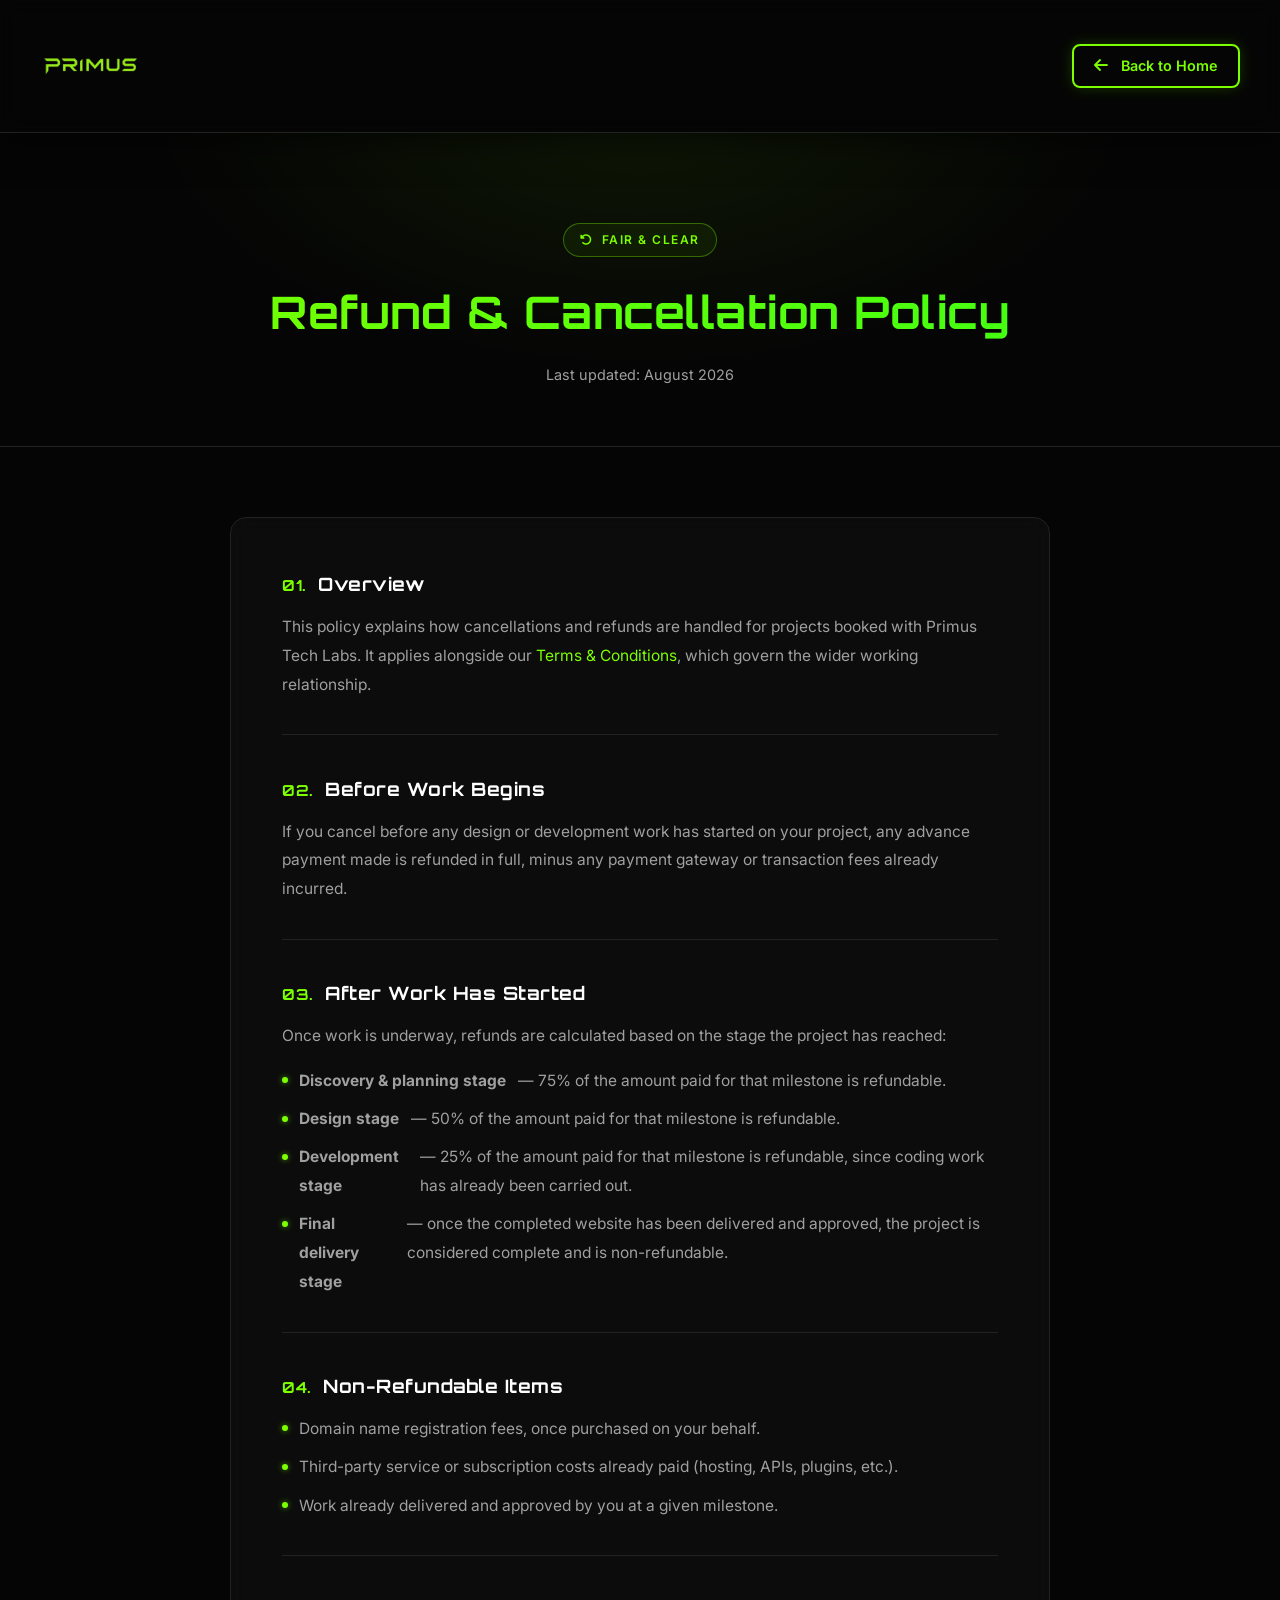
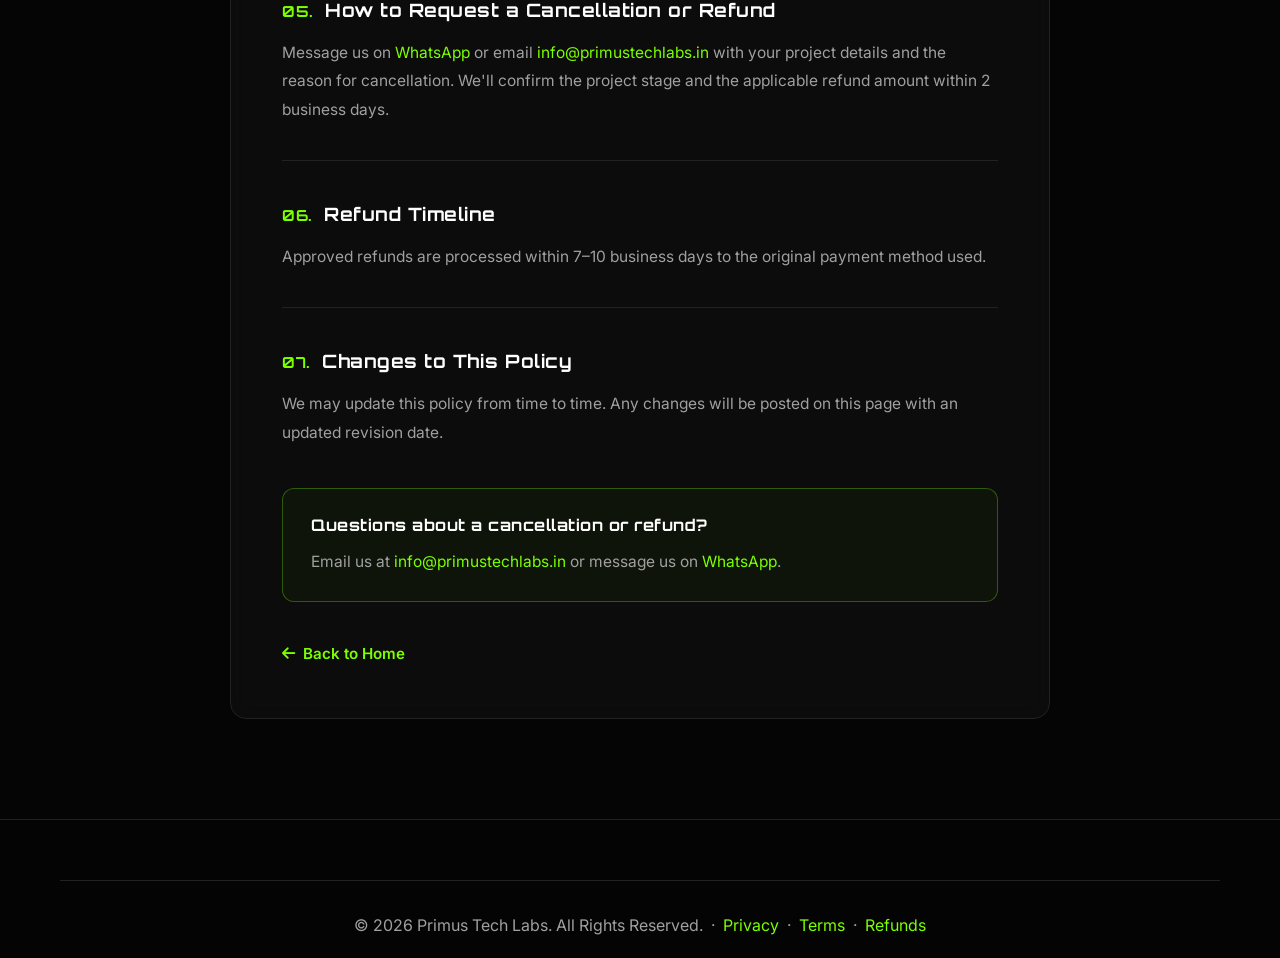
<file: refund.html>
<!DOCTYPE html>
<html lang="en">

<head>
    <meta charset="UTF-8">
    <meta name="viewport" content="width=device-width, initial-scale=1.0">
    <meta name="description"
        content="Refund and Cancellation Policy for Primus Tech Labs — how project cancellations and refunds are handled.">
    <meta name="robots" content="noindex, follow">
    <title>Refund &amp; Cancellation Policy | Primus Tech Labs</title>

    <link
        href="https://fonts.googleapis.com/css2?family=Orbitron:wght@400;700;900&family=Inter:wght@300;400;500;600;700&display=swap"
        rel="stylesheet">
    <link rel="stylesheet" href="https://cdnjs.cloudflare.com/ajax/libs/font-awesome/6.4.0/css/all.min.css">
    <link rel="stylesheet" href="style.css">
</head>

<body>
    <!-- Navbar -->
    <nav class="navbar">
        <div class="container navbar-content">
            <a href="index.html" class="navbar-brand">
                <img src="images/logo.png" alt="Primus Tech Labs logo" class="logo">
            </a>
            <a href="index.html" class="btn btn-secondary small"><i class="fas fa-arrow-left" aria-hidden="true"></i>
                Back to Home</a>
        </div>
    </nav>

    <!-- Legal Hero -->
    <header class="legal-hero">
        <div class="container">
            <span class="section-eyebrow"><i class="fas fa-rotate-left" aria-hidden="true"></i> Fair & Clear</span>
            <h1>Refund &amp; Cancellation Policy</h1>
            <p class="legal-updated">Last updated: August 2026</p>
        </div>
    </header>

    <!-- Legal Body -->
    <main class="legal-body">
        <div class="container">
            <article class="legal-card">
                <h2><span class="legal-num">01.</span> Overview</h2>
                <p>This policy explains how cancellations and refunds are handled for projects booked with Primus
                    Tech Labs. It applies alongside our <a href="terms.html">Terms &amp; Conditions</a>, which govern
                    the wider working relationship.</p>

                <hr class="legal-divider">

                <h2><span class="legal-num">02.</span> Before Work Begins</h2>
                <p>If you cancel before any design or development work has started on your project, any advance
                    payment made is refunded in full, minus any payment gateway or transaction fees already
                    incurred.</p>

                <hr class="legal-divider">

                <h2><span class="legal-num">03.</span> After Work Has Started</h2>
                <p>Once work is underway, refunds are calculated based on the stage the project has reached:</p>
                <ul>
                    <li><strong>Discovery &amp; planning stage</strong> — 75% of the amount paid for that milestone
                        is refundable.</li>
                    <li><strong>Design stage</strong> — 50% of the amount paid for that milestone is refundable.</li>
                    <li><strong>Development stage</strong> — 25% of the amount paid for that milestone is
                        refundable, since coding work has already been carried out.</li>
                    <li><strong>Final delivery stage</strong> — once the completed website has been delivered and
                        approved, the project is considered complete and is non-refundable.</li>
                </ul>

                <hr class="legal-divider">

                <h2><span class="legal-num">04.</span> Non-Refundable Items</h2>
                <ul>
                    <li>Domain name registration fees, once purchased on your behalf.</li>
                    <li>Third-party service or subscription costs already paid (hosting, APIs, plugins, etc.).</li>
                    <li>Work already delivered and approved by you at a given milestone.</li>
                </ul>

                <hr class="legal-divider">

                <h2><span class="legal-num">05.</span> How to Request a Cancellation or Refund</h2>
                <p>Message us on <a href="https://wa.me/917639416446" target="_blank" rel="noopener">WhatsApp</a> or
                    email <a href="mailto:info@primustechlabs.in">info@primustechlabs.in</a> with your project
                    details and the reason for cancellation. We'll confirm the project stage and the applicable
                    refund amount within 2 business days.</p>

                <hr class="legal-divider">

                <h2><span class="legal-num">06.</span> Refund Timeline</h2>
                <p>Approved refunds are processed within 7–10 business days to the original payment method used.</p>

                <hr class="legal-divider">

                <h2><span class="legal-num">07.</span> Changes to This Policy</h2>
                <p>We may update this policy from time to time. Any changes will be posted on this page with an
                    updated revision date.</p>

                <div class="legal-contact-box">
                    <h3>Questions about a cancellation or refund?</h3>
                    <p style="margin-bottom: 0;">Email us at <a
                            href="mailto:info@primustechlabs.in">info@primustechlabs.in</a>
                        or message us on <a href="https://wa.me/917639416446" target="_blank"
                            rel="noopener">WhatsApp</a>.</p>
                </div>

                <a href="index.html" class="legal-back"><i class="fas fa-arrow-left" aria-hidden="true"></i> Back to
                    Home</a>
            </article>
        </div>
    </main>

    <!-- Footer -->
    <footer class="footer">
        <div class="container">
            <div class="footer-bottom">
                <p>&copy; 2026 Primus Tech Labs. All Rights Reserved. &nbsp;·&nbsp; <a href="privacy.html"
                        style="color: var(--primary-green); text-decoration: none;">Privacy</a> &nbsp;·&nbsp;
                    <a href="terms.html" style="color: var(--primary-green); text-decoration: none;">Terms</a>
                    &nbsp;·&nbsp;
                    <a href="refund.html" style="color: var(--primary-green); text-decoration: none;">Refunds</a>
                </p>
            </div>
        </div>
    </footer>
</body>

</html>
</file>
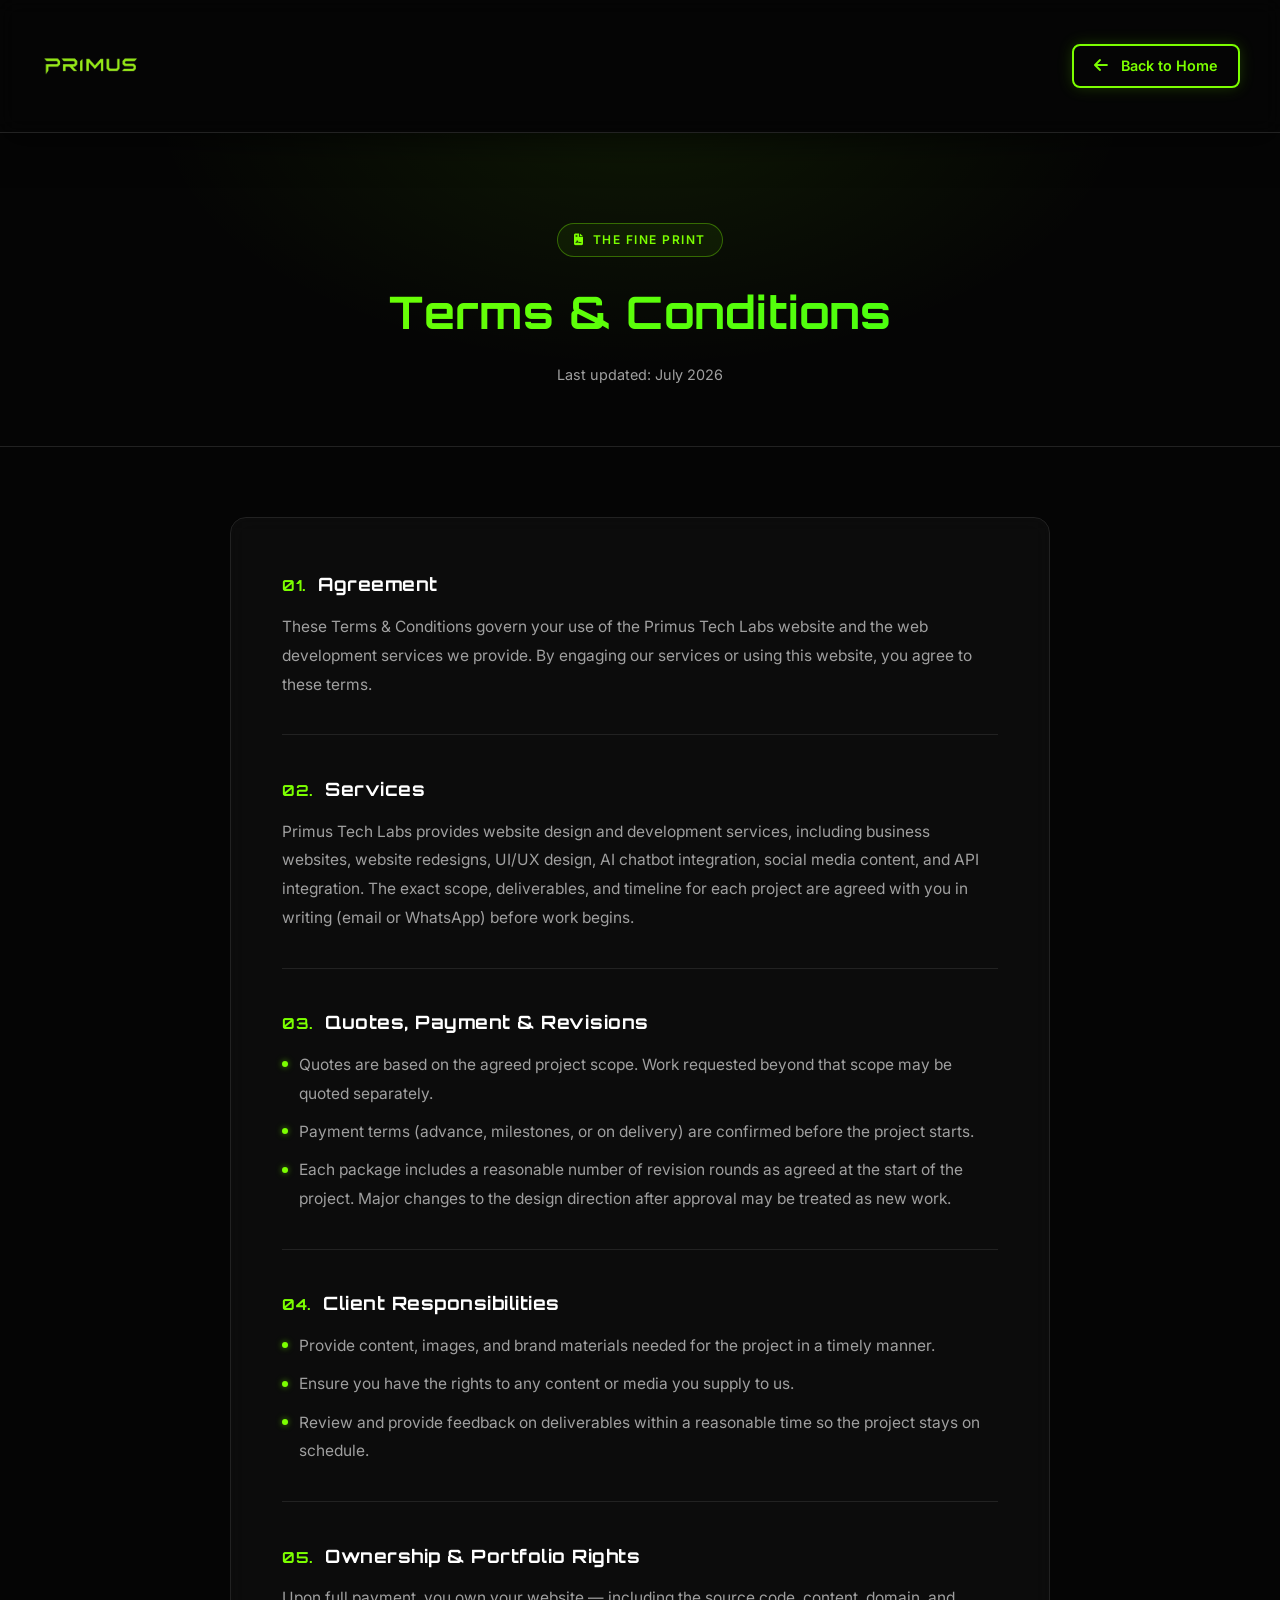
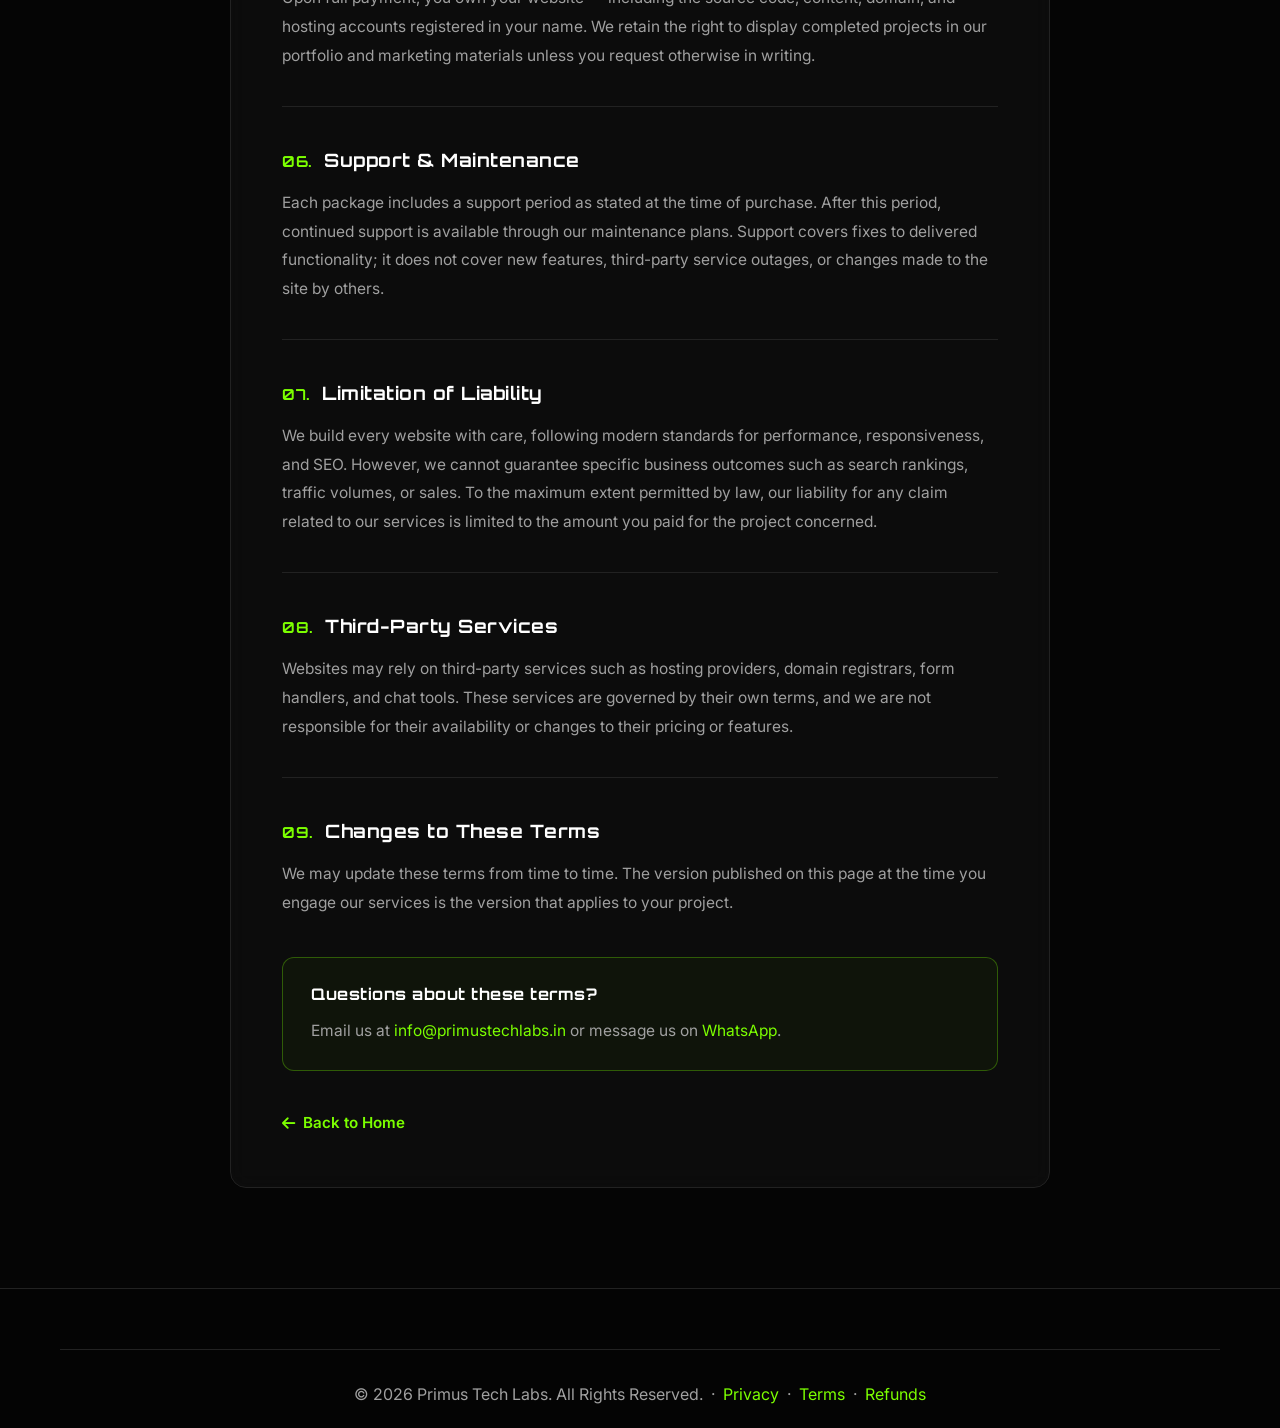
<file: terms.html>
<!DOCTYPE html>
<html lang="en">

<head>
    <meta charset="UTF-8">
    <meta name="viewport" content="width=device-width, initial-scale=1.0">
    <meta name="description" content="Terms & Conditions for Primus Tech Labs web development services.">
    <meta name="robots" content="noindex, follow">
    <title>Terms &amp; Conditions | Primus Tech Labs</title>

    <link
        href="https://fonts.googleapis.com/css2?family=Orbitron:wght@400;700;900&family=Inter:wght@300;400;500;600;700&display=swap"
        rel="stylesheet">
    <link rel="stylesheet" href="https://cdnjs.cloudflare.com/ajax/libs/font-awesome/6.4.0/css/all.min.css">
    <link rel="stylesheet" href="style.css">
</head>

<body>
    <!-- Navbar -->
    <nav class="navbar">
        <div class="container navbar-content">
            <a href="index.html" class="navbar-brand">
                <img src="images/logo.png" alt="Primus Tech Labs logo" class="logo">
            </a>
            <a href="index.html" class="btn btn-secondary small"><i class="fas fa-arrow-left" aria-hidden="true"></i>
                Back to Home</a>
        </div>
    </nav>

    <!-- Legal Hero -->
    <header class="legal-hero">
        <div class="container">
            <span class="section-eyebrow"><i class="fas fa-file-contract" aria-hidden="true"></i> The Fine Print</span>
            <h1>Terms &amp; Conditions</h1>
            <p class="legal-updated">Last updated: July 2026</p>
        </div>
    </header>

    <!-- Legal Body -->
    <main class="legal-body">
        <div class="container">
            <article class="legal-card">
                <h2><span class="legal-num">01.</span> Agreement</h2>
                <p>These Terms &amp; Conditions govern your use of the Primus Tech Labs website and the web development
                    services we provide. By engaging our services or using this website, you agree to these terms.</p>

                <hr class="legal-divider">

                <h2><span class="legal-num">02.</span> Services</h2>
                <p>Primus Tech Labs provides website design and development services, including business websites,
                    website redesigns, UI/UX design, AI chatbot integration, social media content, and API
                    integration. The exact scope, deliverables, and timeline for each project are agreed with you in
                    writing (email or WhatsApp) before work begins.</p>

                <hr class="legal-divider">

                <h2><span class="legal-num">03.</span> Quotes, Payment &amp; Revisions</h2>
                <ul>
                    <li>Quotes are based on the agreed project scope. Work requested beyond that scope may be quoted
                        separately.</li>
                    <li>Payment terms (advance, milestones, or on delivery) are confirmed before the project starts.
                    </li>
                    <li>Each package includes a reasonable number of revision rounds as agreed at the start of the
                        project. Major changes to the design direction after approval may be treated as new work.</li>
                </ul>

                <hr class="legal-divider">

                <h2><span class="legal-num">04.</span> Client Responsibilities</h2>
                <ul>
                    <li>Provide content, images, and brand materials needed for the project in a timely manner.</li>
                    <li>Ensure you have the rights to any content or media you supply to us.</li>
                    <li>Review and provide feedback on deliverables within a reasonable time so the project stays on
                        schedule.</li>
                </ul>

                <hr class="legal-divider">

                <h2><span class="legal-num">05.</span> Ownership &amp; Portfolio Rights</h2>
                <p>Upon full payment, you own your website — including the source code, content, domain, and hosting
                    accounts registered in your name. We retain the right to display completed projects in our
                    portfolio and marketing materials unless you request otherwise in writing.</p>

                <hr class="legal-divider">

                <h2><span class="legal-num">06.</span> Support &amp; Maintenance</h2>
                <p>Each package includes a support period as stated at the time of purchase. After this period,
                    continued support is available through our maintenance plans. Support covers fixes to delivered
                    functionality; it does not cover new features, third-party service outages, or changes made to the
                    site by others.</p>

                <hr class="legal-divider">

                <h2><span class="legal-num">07.</span> Limitation of Liability</h2>
                <p>We build every website with care, following modern standards for performance, responsiveness, and
                    SEO. However, we cannot guarantee specific business outcomes such as search rankings, traffic
                    volumes, or sales. To the maximum extent permitted by law, our liability for any claim related to
                    our services is limited to the amount you paid for the project concerned.</p>

                <hr class="legal-divider">

                <h2><span class="legal-num">08.</span> Third-Party Services</h2>
                <p>Websites may rely on third-party services such as hosting providers, domain registrars, form
                    handlers, and chat tools. These services are governed by their own terms, and we are not
                    responsible for their availability or changes to their pricing or features.</p>

                <hr class="legal-divider">

                <h2><span class="legal-num">09.</span> Changes to These Terms</h2>
                <p>We may update these terms from time to time. The version published on this page at the time you
                    engage our services is the version that applies to your project.</p>

                <div class="legal-contact-box">
                    <h3>Questions about these terms?</h3>
                    <p style="margin-bottom: 0;">Email us at <a
                            href="mailto:info@primustechlabs.in">info@primustechlabs.in</a>
                        or message us on <a href="https://wa.me/917639416446" target="_blank"
                            rel="noopener">WhatsApp</a>.</p>
                </div>

                <a href="index.html" class="legal-back"><i class="fas fa-arrow-left" aria-hidden="true"></i> Back to
                    Home</a>
            </article>
        </div>
    </main>

    <!-- Footer -->
    <footer class="footer">
        <div class="container">
            <div class="footer-bottom">
                <p>&copy; 2026 Primus Tech Labs. All Rights Reserved. &nbsp;·&nbsp; <a href="privacy.html"
                        style="color: var(--primary-green); text-decoration: none;">Privacy</a> &nbsp;·&nbsp;
                    <a href="terms.html" style="color: var(--primary-green); text-decoration: none;">Terms</a>
                    &nbsp;·&nbsp;
                    <a href="refund.html" style="color: var(--primary-green); text-decoration: none;">Refunds</a>
                </p>
            </div>
        </div>
    </footer>
</body>

</html>
</file>
<file: style.css>
/* ==================== ROOT & GENERAL ==================== */

:root {
    --primary-green: #7CFF00;
    --accent-green: #39FF14;
    --bg-dark: #050505;
    --bg-card: #111111;
    --border-color: #222222;
    --text-primary: #FFFFFF;
    --text-secondary: #A0A0A0;
    --transition: 0.3s cubic-bezier(0.4, 0, 0.2, 1);
}

* {
    margin: 0;
    padding: 0;
    box-sizing: border-box;
}

html {
    scroll-behavior: smooth;
}

body {
    font-family: 'Inter', sans-serif;
    background-color: var(--bg-dark);
    color: var(--text-primary);
    line-height: 1.6;
    overflow-x: hidden;
}

.container {
    max-width: 1200px;
    margin: 0 auto;
    padding: 0 20px;
}

/* ==================== TYPOGRAPHY ==================== */

h1,
h2,
h3,
h4,
h5,
h6 {
    font-family: 'Orbitron', sans-serif;
    font-weight: 700;
    letter-spacing: 0.5px;
}

.section-header {
    text-align: center;
    max-width: 640px;
    margin: 0 auto 3.5rem;
}

.section-eyebrow {
    display: inline-flex;
    align-items: center;
    gap: 0.5rem;
    padding: 0.4rem 1rem;
    border: 1px solid rgba(124, 255, 0, 0.35);
    border-radius: 999px;
    background: rgba(124, 255, 0, 0.06);
    color: var(--primary-green);
    font-size: 0.75rem;
    font-weight: 600;
    letter-spacing: 1.5px;
    text-transform: uppercase;
    margin-bottom: 1.1rem;
}

.section-title {
    font-size: clamp(1.7rem, 3.2vw, 2.6rem);
    margin-bottom: 0.75rem;
    background: linear-gradient(135deg, var(--primary-green), var(--accent-green));
    -webkit-background-clip: text;
    -webkit-text-fill-color: transparent;
    background-clip: text;
    text-align: center;
    animation: fadeInDown 0.8s ease-out;
    line-height: 1.25;
}

@media (max-width: 768px) {
    .section-title {
        font-size: 2rem;
        margin-bottom: 0.8rem;
    }
}

@media (max-width: 480px) {
    .section-title {
        font-size: 1.6rem;
        margin-bottom: 0.6rem;
    }
}

.section-subtitle {
    text-align: center;
    color: var(--text-secondary);
    font-size: 1.02rem;
    margin: 0;
    line-height: 1.7;
}

/* ==================== ANIMATIONS ==================== */

@keyframes fadeInDown {
    from {
        opacity: 0;
        transform: translateY(-30px);
    }

    to {
        opacity: 1;
        transform: translateY(0);
    }
}

@keyframes fadeInUp {
    from {
        opacity: 0;
        transform: translateY(30px);
    }

    to {
        opacity: 1;
        transform: translateY(0);
    }
}

@keyframes slideIn {
    from {
        opacity: 0;
        transform: translateX(-50px);
    }

    to {
        opacity: 1;
        transform: translateX(0);
    }
}

@keyframes glow {

    0%,
    100% {
        box-shadow: 0 0 20px rgba(124, 255, 0, 0.3), inset 0 0 20px rgba(124, 255, 0, 0.1);
    }

    50% {
        box-shadow: 0 0 40px rgba(124, 255, 0, 0.6), inset 0 0 20px rgba(124, 255, 0, 0.2);
    }
}

@keyframes float {

    0%,
    100% {
        transform: translateY(0px) rotate(0deg);
    }

    50% {
        transform: translateY(-20px) rotate(5deg);
    }
}

@keyframes pulse {

    0%,
    100% {
        opacity: 1;
    }

    50% {
        opacity: 0.7;
    }
}

@keyframes rotateShape {
    0% {
        transform: rotate(0deg);
    }

    100% {
        transform: rotate(360deg);
    }
}

@keyframes shimmer {
    0% {
        background-position: -1000px 0;
    }

    100% {
        background-position: 1000px 0;
    }
}

/* ==================== BUTTONS ==================== */

.btn {
    display: inline-flex;
    align-items: center;
    justify-content: center;
    gap: 0.5rem;
    padding: 12px 30px;
    border-radius: 8px;
    font-family: 'Inter', sans-serif;
    font-size: 1rem;
    font-weight: 600;
    text-decoration: none;
    cursor: pointer;
    transition: all var(--transition);
    border: 2px solid transparent;
    text-align: center;
}

.btn-primary {
    background-color: var(--primary-green);
    color: var(--bg-dark);
    box-shadow: 0 0 20px rgba(124, 255, 0, 0.3);
}

.btn-primary:hover {
    background-color: var(--accent-green);
    box-shadow: 0 0 40px rgba(124, 255, 0, 0.6);
    transform: translateY(-3px);
}

.btn-primary-outline {
    background: transparent;
    color: var(--primary-green);
    border-color: var(--primary-green);
}

.btn-primary-outline:hover {
    background-color: var(--primary-green);
    color: var(--bg-dark);
    box-shadow: 0 0 30px rgba(124, 255, 0, 0.5);
}

.btn-secondary {
    background: transparent;
    color: var(--primary-green);
    border: 2px solid var(--primary-green);
    box-shadow: 0 0 15px rgba(124, 255, 0, 0.2);
}

.btn-secondary:hover {
    background-color: var(--primary-green);
    color: var(--bg-dark);
    box-shadow: 0 0 30px rgba(124, 255, 0, 0.6);
    transform: translateY(-3px);
}

.btn.small {
    padding: 8px 20px;
    font-size: 0.9rem;
}

.btn i {
    font-size: 1.1em;
    margin-right: 0.3rem;
}

/* ==================== NAVBAR ==================== */

.navbar {
    position: sticky;
    top: 0;
    z-index: 1000;
    backdrop-filter: blur(10px);
    background-color: rgba(5, 5, 5, 0.8);
    border-bottom: 1px solid var(--border-color);
    box-shadow: 0 10px 30px rgba(0, 0, 0, 0.5);
}

.navbar-content {
    display: flex;
    justify-content: space-between;
    align-items: center;
    padding: 1rem 0;
}

.navbar-brand {
    display: flex;
    align-items: center;
    gap: 10px;
    font-size: 1.3rem;
    font-weight: 700;
    color: var(--primary-green);
    text-decoration: none;
    transition: all var(--transition);
}

.navbar-brand:hover {
    text-shadow: 0 0 20px rgba(124, 255, 0, 0.5);
}

.logo {
    height: 100px;
    width: auto;
    max-width: 160px;
    object-fit: contain;
    border-radius: 8px;
}

.brand-text {
    font-family: 'Orbitron', sans-serif;
    letter-spacing: 1px;
}

.nav-links {
    display: flex;
    list-style: none;
    gap: 2rem;
    align-items: center;
}

.nav-links a {
    color: var(--text-primary);
    text-decoration: none;
    font-weight: 500;
    transition: all var(--transition);
    position: relative;
}

.nav-links a::after {
    content: '';
    position: absolute;
    bottom: -5px;
    left: 0;
    width: 0;
    height: 2px;
    background-color: var(--primary-green);
    transition: width var(--transition);
}

.nav-links a:hover::after {
    width: 100%;
}

.nav-links a:hover {
    color: var(--primary-green);
}

.hamburger {
    display: none;
    flex-direction: column;
    gap: 5px;
    background: none;
    border: none;
    cursor: pointer;
    z-index: 1001;
}

.hamburger span {
    width: 25px;
    height: 3px;
    background-color: var(--primary-green);
    border-radius: 2px;
    transition: all 0.3s ease;
}

.hamburger.active span:nth-child(1) {
    transform: rotate(45deg) translate(10px, 10px);
}

.hamburger.active span:nth-child(2) {
    opacity: 0;
}

.hamburger.active span:nth-child(3) {
    transform: rotate(-45deg) translate(7px, -7px);
}

@media (max-width: 768px) {
    .hamburger {
        display: flex;
    }

    .nav-links {
        position: absolute;
        top: 100%;
        left: 0;
        width: 100%;
        flex-direction: column;
        gap: 0;
        background-color: rgba(5, 5, 5, 0.98);
        border-bottom: 1px solid var(--border-color);
        max-height: 0;
        overflow: hidden;
        transition: max-height 0.3s ease;
        z-index: 100;
    }

    .nav-links.active {
        max-height: 600px;
    }

    .nav-links li {
        width: 100%;
        padding: 1rem;
        text-align: center;
        border-bottom: 1px solid var(--border-color);
    }

    .nav-links a {
        display: block;
    }

    .nav-links a::after {
        display: none;
    }

    .nav-links .btn {
        margin: 0.8rem auto;
        display: inline-flex;
    }

    .logo {
        height: 105px;
        max-width: 200px;
    }
}

@media (max-width: 480px) {
    .navbar-brand {
        gap: 8px;
        font-size: 1.1rem;
    }

    .logo {
        height: 95px;
        max-width: 190px;
    }

    .brand-text {
        font-size: 0.95rem;
    }

    .nav-links li {
        padding: 0.8rem;
    }

    .nav-links a {
        font-size: 0.95rem;
    }

    .hamburger {
        gap: 4px;
    }

    .hamburger span {
        width: 20px;
        height: 2.5px;
    }
}

/* ==================== HERO SECTION ==================== */

.hero {
    position: relative;
    min-height: 100vh;
    display: flex;
    align-items: center;
    overflow: hidden;
    padding: clamp(60px, 10vh, 120px) 0;
    background: var(--bg-dark);
}

.particle-bg {
    position: absolute;
    inset: 0;
    width: 100%;
    height: 100%;
}

/* Soft radial green glows */
.hero-glow {
    position: absolute;
    border-radius: 50%;
    filter: blur(120px);
    pointer-events: none;
    z-index: 1;
}

.hero-glow-left {
    width: 480px;
    height: 480px;
    top: -140px;
    left: -160px;
    background: radial-gradient(circle, rgba(124, 255, 0, 0.10) 0%, transparent 70%);
}

.hero-glow-right {
    width: 560px;
    height: 560px;
    bottom: -180px;
    right: -140px;
    background: radial-gradient(circle, rgba(57, 255, 20, 0.08) 0%, transparent 70%);
}

.hero-content {
    position: relative;
    z-index: 10;
    display: grid;
    grid-template-columns: 1.05fr 0.95fr;
    gap: clamp(3rem, 6vw, 5.5rem);
    align-items: center;
    width: 100%;
}

/* --- Left column --- */

.hero-text {
    animation: slideIn 0.8s ease-out;
    max-width: 560px;
}

.hero-eyebrow {
    display: inline-flex;
    align-items: center;
    gap: 0.5rem;
    padding: 0.45rem 1rem;
    border: 1px solid rgba(124, 255, 0, 0.35);
    border-radius: 999px;
    background: rgba(124, 255, 0, 0.06);
    color: var(--primary-green);
    font-size: 0.8rem;
    font-weight: 600;
    letter-spacing: 1.5px;
    text-transform: uppercase;
    margin-bottom: 1.75rem;
}

.eyebrow-dot {
    width: 7px;
    height: 7px;
    border-radius: 50%;
    background: var(--primary-green);
    box-shadow: 0 0 8px var(--primary-green);
    animation: pulse 2s ease-in-out infinite;
}

.hero-title {
    font-size: clamp(2rem, 4.5vw, 3.4rem);
    line-height: 1.18;
    letter-spacing: 0.5px;
    margin-bottom: 1.5rem;
    color: var(--text-primary);
}

.title-accent {
    background: linear-gradient(135deg, var(--primary-green), var(--accent-green));
    -webkit-background-clip: text;
    -webkit-text-fill-color: transparent;
    background-clip: text;
}

.hero-subtitle {
    font-size: clamp(1rem, 1.4vw, 1.15rem);
    color: var(--text-secondary);
    margin-bottom: 2.25rem;
    line-height: 1.75;
    max-width: 48ch;
}

.hero-buttons {
    display: flex;
    gap: 1rem;
    flex-wrap: wrap;
    margin-bottom: 2.25rem;
}

.btn-hero {
    padding: 16px 36px;
    font-size: 1.05rem;
    box-shadow: 0 0 30px rgba(124, 255, 0, 0.45), 0 8px 24px rgba(0, 0, 0, 0.4);
}

.btn-hero:hover {
    box-shadow: 0 0 50px rgba(124, 255, 0, 0.7), 0 10px 28px rgba(0, 0, 0, 0.45);
}

.btn-hero-secondary {
    padding: 14px 30px;
    border-width: 1px;
    box-shadow: none;
}

.btn-hero-secondary:hover {
    box-shadow: 0 0 24px rgba(124, 255, 0, 0.4);
}

/* Trust indicators */
.hero-trust {
    display: flex;
    flex-wrap: wrap;
    gap: 0.6rem 1rem;
    list-style: none;
    padding: 0;
    margin: 0;
}

.hero-trust li {
    display: inline-flex;
    align-items: center;
    gap: 0.5rem;
    padding: 0.5rem 0.9rem;
    border: 1px solid var(--border-color);
    border-radius: 8px;
    background: rgba(17, 17, 17, 0.7);
    color: var(--text-secondary);
    font-size: 0.85rem;
    font-weight: 500;
    transition: border-color var(--transition), color var(--transition);
}

.hero-trust li:hover {
    border-color: rgba(124, 255, 0, 0.4);
    color: var(--text-primary);
}

.hero-trust li i {
    color: var(--primary-green);
    font-size: 0.75rem;
}

/* --- Right column: mockups --- */

.hero-visual {
    position: relative;
    min-height: 440px;
    animation: fadeInUp 0.8s ease-out 0.2s both;
}

.mockup-glow {
    position: absolute;
    top: 50%;
    left: 50%;
    width: 90%;
    height: 80%;
    transform: translate(-50%, -50%);
    background: radial-gradient(ellipse, rgba(124, 255, 0, 0.14) 0%, transparent 65%);
    filter: blur(40px);
    animation: glowPulse 5s ease-in-out infinite;
    pointer-events: none;
}

@keyframes glowPulse {

    0%,
    100% {
        opacity: 0.7;
    }

    50% {
        opacity: 1;
    }
}

/* Browser window */
.browser-mockup {
    position: absolute;
    top: 8%;
    left: 0;
    width: 82%;
    border: 1px solid rgba(124, 255, 0, 0.25);
    border-radius: 12px;
    background: #0b0d0a;
    box-shadow: 0 24px 60px rgba(0, 0, 0, 0.6), 0 0 40px rgba(124, 255, 0, 0.08);
    overflow: hidden;
    animation: floatSoft 7s ease-in-out infinite;
}

.browser-bar {
    display: flex;
    align-items: center;
    gap: 6px;
    padding: 10px 14px;
    background: #101310;
    border-bottom: 1px solid rgba(124, 255, 0, 0.15);
}

.browser-dot {
    width: 10px;
    height: 10px;
    border-radius: 50%;
}

.dot-red {
    background: #ff5f57;
}

.dot-yellow {
    background: #febc2e;
}

.dot-green {
    background: #28c840;
}

.browser-url {
    margin-left: 12px;
    flex: 1;
    display: flex;
    align-items: center;
    gap: 6px;
    padding: 4px 12px;
    border-radius: 6px;
    background: #181c17;
    color: #6f7a68;
    font-size: 0.7rem;
    font-family: 'Inter', sans-serif;
}

.browser-url i {
    color: var(--primary-green);
    font-size: 0.6rem;
}

.browser-body {
    padding: 18px;
}

.mock-nav {
    display: flex;
    justify-content: space-between;
    align-items: center;
    margin-bottom: 20px;
}

.mock-logo {
    width: 56px;
    height: 12px;
    border-radius: 4px;
    background: var(--primary-green);
    opacity: 0.9;
}

.mock-links {
    display: flex;
    gap: 10px;
}

.mock-links i {
    width: 28px;
    height: 8px;
    border-radius: 4px;
    background: #2a2f28;
}

.mock-hero {
    display: flex;
    flex-direction: column;
    gap: 10px;
    margin-bottom: 20px;
}

.mock-line {
    display: block;
    border-radius: 4px;
    background: #2a2f28;
}

.mock-line-lg {
    width: 75%;
    height: 14px;
    background: linear-gradient(90deg, #3a4237, #262b24);
}

.mock-line-md {
    width: 55%;
    height: 9px;
}

.mock-line-sm {
    width: 40%;
    height: 8px;
}

.mock-btn {
    width: 90px;
    height: 26px;
    border-radius: 6px;
    background: var(--primary-green);
    box-shadow: 0 0 14px rgba(124, 255, 0, 0.5);
    margin-top: 4px;
}

.mock-btn-sm {
    width: 64px;
    height: 20px;
}

.mock-cards {
    display: grid;
    grid-template-columns: repeat(3, 1fr);
    gap: 10px;
}

.mock-card {
    height: 52px;
    border-radius: 8px;
    background: #161a15;
    border: 1px solid #232823;
}

/* Phone mockup */
.phone-mockup {
    position: absolute;
    right: 0;
    bottom: 4%;
    width: 34%;
    max-width: 170px;
    aspect-ratio: 9 / 18;
    border: 1px solid rgba(124, 255, 0, 0.3);
    border-radius: 24px;
    background: #0b0d0a;
    box-shadow: 0 20px 50px rgba(0, 0, 0, 0.65), 0 0 30px rgba(124, 255, 0, 0.1);
    padding: 12px 10px;
    animation: floatSoft 6s ease-in-out infinite 1.2s;
}

.phone-notch {
    width: 40%;
    height: 6px;
    border-radius: 999px;
    background: #1d211c;
    margin: 0 auto 12px;
}

.phone-screen {
    display: flex;
    flex-direction: column;
    gap: 9px;
}

.mock-img {
    display: block;
    width: 100%;
    height: 64px;
    border-radius: 8px;
    background: linear-gradient(135deg, #1a2016, #10140e);
    border: 1px solid #232823;
}

/* Floating metric card */
.metric-card {
    position: absolute;
    left: 4%;
    bottom: 10%;
    display: flex;
    align-items: center;
    gap: 12px;
    padding: 12px 18px;
    border: 1px solid rgba(124, 255, 0, 0.3);
    border-radius: 12px;
    background: rgba(11, 13, 10, 0.9);
    backdrop-filter: blur(8px);
    box-shadow: 0 14px 36px rgba(0, 0, 0, 0.55);
    animation: floatSoft 5.5s ease-in-out infinite 0.6s;
}

.metric-card i {
    color: var(--primary-green);
    font-size: 1.3rem;
}

.metric-text {
    display: flex;
    flex-direction: column;
    line-height: 1.25;
}

.metric-text strong {
    font-family: 'Orbitron', sans-serif;
    color: var(--text-primary);
    font-size: 1rem;
}

.metric-text span {
    color: var(--text-secondary);
    font-size: 0.72rem;
}

@keyframes floatSoft {

    0%,
    100% {
        transform: translateY(0);
    }

    50% {
        transform: translateY(-12px);
    }
}

/* Reduced motion */
@media (prefers-reduced-motion: reduce) {

    .browser-mockup,
    .phone-mockup,
    .metric-card,
    .mockup-glow,
    .eyebrow-dot,
    .hero-text,
    .hero-visual {
        animation: none !important;
    }
}

/* --- Hero responsive --- */

@media (max-width: 1024px) {
    .hero-content {
        grid-template-columns: 1fr;
        gap: 3.5rem;
        text-align: center;
    }

    .hero-text {
        margin: 0 auto;
    }

    .hero-subtitle {
        margin-left: auto;
        margin-right: auto;
    }

    .hero-buttons,
    .hero-trust {
        justify-content: center;
    }

    .hero-visual {
        max-width: 560px;
        margin: 0 auto;
        width: 100%;
        min-height: 400px;
    }
}

@media (max-width: 768px) {
    .hero {
        padding: 56px 0;
    }

    .hero-eyebrow {
        margin-bottom: 1.25rem;
    }

    .hero-buttons {
        gap: 0.8rem;
    }

    .btn-hero,
    .btn-hero-secondary {
        width: 100%;
        max-width: 340px;
        margin: 0 auto;
    }

    .hero-buttons {
        flex-direction: column;
        align-items: center;
    }

    .hero-visual {
        min-height: 340px;
        max-width: 420px;
    }

    .metric-card {
        padding: 10px 14px;
    }
}

@media (max-width: 480px) {
    .hero {
        padding: 44px 0;
        min-height: auto;
    }

    .hero-subtitle {
        margin-bottom: 1.75rem;
    }

    .hero-visual {
        min-height: 280px;
        max-width: 320px;
    }

    .browser-mockup {
        width: 88%;
    }

    .phone-mockup {
        max-width: 120px;
    }

    .metric-card {
        left: 0;
        bottom: 4%;
    }

    .btn {
        padding: 12px 22px;
        font-size: 0.95rem;
    }

    .btn i {
        font-size: 1rem;
    }
}

/* ==================== PARTICLES CANVAS ==================== */
/* Particle animation is handled by JavaScript */

/* ==================== STATS SECTION ==================== */

.stats {
    padding: 80px 0;
    background: linear-gradient(180deg, rgba(124, 255, 0, 0.05) 0%, rgba(5, 5, 5, 1) 100%);
    border-top: 1px solid var(--border-color);
    border-bottom: 1px solid var(--border-color);
}

.stats-grid {
    display: grid;
    grid-template-columns: repeat(auto-fit, minmax(250px, 1fr));
    gap: 2rem;
}

.stat-card {
    background: rgba(17, 17, 17, 0.8);
    border: 1px solid var(--border-color);
    backdrop-filter: blur(10px);
    padding: 2rem;
    border-radius: 12px;
    text-align: center;
    transition: all var(--transition);
    animation: fadeInUp 0.8s ease-out;
}

.stat-card:hover {
    border-color: var(--primary-green);
    box-shadow: 0 0 30px rgba(124, 255, 0, 0.3);
    transform: translateY(-10px);
    background: rgba(17, 17, 17, 0.95);
}

.stat-number {
    font-size: 3.5rem;
    font-weight: 900;
    color: var(--primary-green);
    margin-bottom: 0.5rem;
    font-family: 'Orbitron', sans-serif;
}

.stat-label {
    color: var(--text-secondary);
    font-size: 1.1rem;
}

@media (max-width: 768px) {
    .stats-grid {
        grid-template-columns: repeat(2, 1fr);
        gap: 1.5rem;
    }

    .stat-card {
        padding: 1.5rem 1rem;
    }

    .stat-number {
        font-size: 2.5rem;
    }

    .stat-label {
        font-size: 0.95rem;
    }
}

@media (max-width: 480px) {
    .stats-grid {
        grid-template-columns: 1fr;
        gap: 1rem;
    }

    .stat-card {
        padding: 1.2rem 1rem;
    }

    .stat-number {
        font-size: 2rem;
    }

    .stat-label {
        font-size: 0.9rem;
    }
}

/* ==================== SERVICES SECTION ==================== */

.services {
    padding: 80px 0;
}

.svc-split {
    display: grid;
    grid-template-columns: 1fr 1.15fr;
    border: 1px solid var(--border-color);
    border-radius: 12px;
    overflow: hidden;
    background: var(--bg-card);
    min-height: 480px;
    max-width: 1040px;
    margin: 0 auto;
}

.svc-accordion {
    border-right: 1px solid var(--border-color);
}

.svc-acc-row {
    border-bottom: 1px solid var(--border-color);
    padding: 20px 26px;
    cursor: pointer;
    transition: background 0.2s;
}

.svc-acc-row:last-child {
    border-bottom: none;
}

.svc-acc-row:hover {
    background: rgba(255, 255, 255, 0.02);
}

.svc-acc-row.active {
    background: rgba(124, 255, 0, 0.04);
}

.svc-acc-head {
    display: flex;
    align-items: baseline;
    gap: 14px;
}

.svc-acc-num {
    font-family: 'Inter', sans-serif;
    font-weight: 700;
    font-size: 12px;
    color: var(--text-secondary);
    transition: color 0.2s;
}

.svc-acc-row.active .svc-acc-num {
    color: var(--primary-green);
}

.svc-acc-title {
    font-family: 'Orbitron', sans-serif;
    font-weight: 700;
    font-size: 14.5px;
    letter-spacing: 0.02em;
    color: var(--text-secondary);
    transition: color 0.2s;
}

.svc-acc-row.active .svc-acc-title {
    color: var(--text-primary);
}

.svc-acc-body {
    max-height: 0;
    overflow: hidden;
    opacity: 0;
    transition: max-height 0.3s ease, opacity 0.25s ease, margin-top 0.3s ease;
}

.svc-acc-row.active .svc-acc-body {
    max-height: 120px;
    opacity: 1;
    margin-top: 12px;
}

.svc-acc-sub {
    color: var(--text-secondary);
    font-size: 13.5px;
    line-height: 1.5;
    margin-bottom: 12px;
}

.svc-acc-link {
    display: inline-flex;
    align-items: center;
    gap: 6px;
    font-family: 'Inter', sans-serif;
    font-weight: 600;
    font-size: 13px;
    color: var(--primary-green);
    text-decoration: none;
    transition: gap 0.2s;
}

.svc-acc-link:hover {
    gap: 10px;
}

.svc-visual-panel {
    padding: 34px;
    display: flex;
    align-items: center;
    justify-content: center;
}

@media (max-width: 780px) {
    .svc-split {
        grid-template-columns: 1fr;
    }

    .svc-visual-panel {
        border-top: 1px solid var(--border-color);
        padding: 26px;
    }
}

/* ---- service visual mockups ---- */
.svc-mock {
    width: 100%;
    max-width: 420px;
    border: 1px solid var(--border-color);
    border-radius: 10px;
    background: rgba(255, 255, 255, 0.02);
    padding: 14px;
    min-height: 190px;
}

.svc-line {
    height: 8px;
    background: var(--border-color);
    border-radius: 4px;
}

.svc-line.dim {
    background: rgba(255, 255, 255, 0.04);
}

.svc-line.lg {
    width: 70%;
    height: 12px;
    margin-bottom: 8px;
}

.svc-line.md {
    width: 50%;
    margin-bottom: 6px;
}

.svc-line.sm {
    width: 34%;
}

.svc-line.xs {
    width: 56px;
    height: 6px;
}

.svc-mock.browser {
    padding: 0;
    overflow: hidden;
}

.svc-mock-bar {
    display: flex;
    align-items: center;
    gap: 6px;
    padding: 10px 12px;
    border-bottom: 1px solid var(--border-color);
}

.svc-mock-dot {
    width: 7px;
    height: 7px;
    border-radius: 50%;
    background: var(--border-color);
}

.svc-mock-url {
    margin-left: 8px;
    font-family: 'Inter', sans-serif;
    font-size: 10px;
    color: var(--text-secondary);
    background: var(--bg-dark);
    border: 1px solid var(--border-color);
    padding: 4px 10px;
    border-radius: 999px;
}

.svc-mock-body {
    padding: 20px;
}

.svc-mock-nav {
    display: flex;
    gap: 12px;
    margin-bottom: 22px;
}

.svc-mock-nav span {
    width: 28px;
    height: 5px;
    background: var(--border-color);
    border-radius: 3px;
}

.svc-mock-btn {
    width: 78px;
    height: 20px;
    background: var(--primary-green);
    border-radius: 6px;
}

.svc-mock-cardrow {
    display: flex;
    gap: 10px;
}

.svc-mock-card {
    flex: 1;
    height: 46px;
    border: 1px solid var(--border-color);
    border-radius: 6px;
    background: var(--bg-dark);
}

.svc-mock.split {
    display: flex;
    align-items: stretch;
    padding: 0;
}

.svc-mock-half {
    flex: 1;
    padding: 20px;
}

.svc-mock-half.old {
    opacity: 0.5;
}

.svc-mock-half.new {
    background: linear-gradient(180deg, rgba(124, 255, 0, 0.06), transparent);
}

.svc-mock-tag {
    display: block;
    font-family: 'Inter', sans-serif;
    font-size: 10px;
    font-weight: 600;
    color: var(--text-secondary);
    text-transform: uppercase;
    letter-spacing: 0.06em;
    margin-bottom: 12px;
}

.svc-mock-tag.accent {
    color: var(--primary-green);
}

.svc-mock-divider {
    width: 1px;
    background: var(--border-color);
}

.svc-mock.canvas {
    display: flex;
    gap: 30px;
    align-items: center;
    justify-content: center;
    padding: 30px 16px;
    position: relative;
}

.svc-artboard {
    width: 120px;
    height: 164px;
    border: 1.5px dashed var(--border-color);
    border-radius: 6px;
    position: relative;
    padding: 12px;
}

.svc-artboard .svc-label {
    font-family: 'Inter', sans-serif;
    font-size: 9.5px;
    font-weight: 600;
    color: var(--text-secondary);
    display: block;
    margin-bottom: 10px;
}

.svc-canvas-arrow {
    color: var(--text-secondary);
    font-size: 18px;
}

.svc-cursor {
    position: absolute;
    top: 32%;
    left: 52%;
    display: flex;
    align-items: center;
    gap: 4px;
}

.svc-cursor span {
    font-family: 'Inter', sans-serif;
    font-weight: 700;
    font-size: 9px;
    background: var(--primary-green);
    color: var(--bg-dark);
    padding: 1px 5px;
    border-radius: 4px;
}

.svc-mock.chat {
    padding: 0;
    overflow: hidden;
}

.svc-chat-head {
    display: flex;
    align-items: center;
    gap: 8px;
    padding: 12px 14px;
    border-bottom: 1px solid var(--border-color);
    font-family: 'Inter', sans-serif;
    font-weight: 600;
    font-size: 12px;
    color: var(--text-secondary);
}

.svc-chat-dot {
    width: 7px;
    height: 7px;
    border-radius: 50%;
    background: var(--primary-green);
    box-shadow: 0 0 8px 1px rgba(124, 255, 0, 0.5);
}

.svc-chat-body {
    padding: 16px;
    display: flex;
    flex-direction: column;
    gap: 10px;
    min-height: 120px;
}

.svc-bubble {
    font-family: 'Inter', sans-serif;
    font-size: 12.5px;
    padding: 9px 12px;
    max-width: 78%;
    line-height: 1.4;
    border-radius: 10px;
}

.svc-bubble.bot {
    align-self: flex-start;
    background: var(--bg-dark);
    color: var(--text-secondary);
    border: 1px solid var(--border-color);
}

.svc-bubble.user {
    align-self: flex-end;
    background: var(--primary-green);
    color: var(--bg-dark);
    font-weight: 500;
}

.svc-chat-input {
    display: flex;
    align-items: center;
    justify-content: space-between;
    padding: 10px 14px;
    border-top: 1px solid var(--border-color);
    font-family: 'Inter', sans-serif;
    font-size: 11px;
    color: var(--text-secondary);
}

.svc-mock.phone {
    display: flex;
    justify-content: center;
    padding: 20px;
}

.svc-phone-frame {
    width: 170px;
    border: 1.5px solid var(--border-color);
    border-radius: 22px;
    padding: 12px;
    background: var(--bg-dark);
}

.svc-phone-notch {
    width: 40px;
    height: 4px;
    background: var(--border-color);
    border-radius: 2px;
    margin: 0 auto 12px;
}

.svc-post-head {
    display: flex;
    align-items: center;
    gap: 6px;
    margin-bottom: 10px;
}

.svc-avatar {
    width: 18px;
    height: 18px;
    border-radius: 50%;
    background: var(--primary-green);
}

.svc-post-media {
    width: 100%;
    height: 100px;
    border-radius: 6px;
    background: linear-gradient(135deg, #1a1a1a, #242424);
    margin-bottom: 10px;
}

.svc-post-actions {
    display: flex;
    gap: 8px;
    margin-bottom: 6px;
}

.svc-post-actions span {
    width: 12px;
    height: 12px;
    border: 1px solid var(--text-secondary);
    border-radius: 3px;
}

.svc-mock.nodes {
    position: relative;
    height: 200px;
}

.svc-node {
    position: absolute;
    font-family: 'Inter', sans-serif;
    font-weight: 600;
    font-size: 11.5px;
    border: 1px solid var(--border-color);
    background: var(--bg-dark);
    padding: 10px 15px;
    color: var(--text-secondary);
    border-radius: 999px;
}

.svc-node.center {
    top: 50%;
    left: 50%;
    transform: translate(-50%, -50%);
    color: var(--bg-dark);
    background: var(--primary-green);
    border-color: var(--primary-green);
    box-shadow: 0 0 16px 2px rgba(124, 255, 0, 0.4);
}

.svc-node.n1 {
    top: 10px;
    left: 16px;
}

.svc-node.n2 {
    top: 10px;
    right: 16px;
}

.svc-node.n3 {
    bottom: 10px;
    left: 50%;
    transform: translateX(-50%);
}

/* ==================== WHY CHOOSE US SECTION ==================== */

.why-choose {
    padding: 80px 0;
    background: linear-gradient(180deg, rgba(5, 5, 5, 1) 0%, rgba(124, 255, 0, 0.05) 100%);
    border-top: 1px solid var(--border-color);
}

.features-grid {
    display: grid;
    grid-template-columns: repeat(auto-fit, minmax(300px, 1fr));
    gap: 2rem;
}

.feature-card {
    background: rgba(17, 17, 17, 0.7);
    border: 1px solid var(--border-color);
    backdrop-filter: blur(10px);
    padding: 2rem;
    border-radius: 12px;
    transition: all var(--transition);
    animation: fadeInUp 0.8s ease-out;
}

.feature-card:hover {
    border-color: var(--accent-green);
    box-shadow: 0 0 30px rgba(57, 255, 20, 0.4);
    transform: translateY(-8px);
}

.feature-icon {
    font-size: 2.2rem;
    margin-bottom: 1rem;
    display: inline-block;
    color: var(--accent-green);
}

.feature-card h3 {
    font-size: 1.3rem;
    margin-bottom: 0.8rem;
    color: var(--accent-green);
}

.feature-card p {
    color: var(--text-secondary);
    line-height: 1.7;
}

@media (max-width: 768px) {
    .features-grid {
        grid-template-columns: repeat(2, 1fr);
        gap: 1.5rem;
    }

    .feature-card {
        padding: 1.5rem 1.2rem;
    }

    .feature-icon {
        font-size: 1.8rem;
    }

    .feature-card h3 {
        font-size: 1.1rem;
    }

    .feature-card p {
        font-size: 0.9rem;
    }
}

@media (max-width: 480px) {
    .features-grid {
        grid-template-columns: 1fr;
    }

    .feature-card {
        padding: 1.2rem 1rem;
    }

    .feature-icon {
        font-size: 1.6rem;
    }

    .feature-card h3 {
        font-size: 1rem;
    }

    .feature-card p {
        font-size: 0.85rem;
    }
}

/* ==================== PROCESS SECTION ==================== */

.process {
    padding: 80px 0;
    border-top: 1px solid var(--border-color);
}

.timeline {
    position: relative;
    max-width: 900px;
    margin: 0 auto;
}

.timeline::before {
    content: '';
    position: absolute;
    left: 50%;
    top: 0;
    bottom: 0;
    width: 2px;
    background: linear-gradient(180deg, var(--primary-green), var(--accent-green), transparent);
    transform: translateX(-50%);
}

.timeline-item {
    margin-bottom: 3rem;
    position: relative;
}

.timeline-item:nth-child(odd) .timeline-content {
    text-align: right;
    margin-right: 52%;
}

.timeline-item:nth-child(even) .timeline-content {
    margin-left: 52%;
}

.timeline-dot {
    position: absolute;
    left: 50%;
    top: 0;
    width: 20px;
    height: 20px;
    background-color: var(--primary-green);
    border: 3px solid var(--bg-dark);
    border-radius: 50%;
    transform: translateX(-50%);
    box-shadow: 0 0 20px rgba(124, 255, 0, 0.6);
    z-index: 10;
}

.timeline-content {
    background: rgba(17, 17, 17, 0.7);
    border: 1px solid var(--border-color);
    backdrop-filter: blur(10px);
    padding: 1.5rem;
    border-radius: 8px;
    transition: all var(--transition);
    animation: fadeInUp 0.8s ease-out;
}

.timeline-content:hover {
    border-color: var(--primary-green);
    box-shadow: 0 0 30px rgba(124, 255, 0, 0.3);
}

.timeline-content h3 {
    color: var(--primary-green);
    font-size: 1.3rem;
    margin-bottom: 0.5rem;
}

.timeline-content p {
    color: var(--text-secondary);
    font-size: 0.95rem;
}

@media (max-width: 768px) {
    .timeline::before {
        left: 20px;
    }

    .timeline-dot {
        left: 20px;
    }

    .timeline-item:nth-child(odd) .timeline-content,
    .timeline-item:nth-child(even) .timeline-content {
        text-align: left;
        margin-left: 60px;
        margin-right: 0;
    }

    .timeline-content {
        padding: 1.2rem;
    }

    .timeline-content h3 {
        font-size: 1.1rem;
    }

    .timeline-content p {
        font-size: 0.85rem;
    }
}

@media (max-width: 480px) {
    .timeline-item {
        margin-bottom: 2rem;
    }

    .timeline-content {
        padding: 1rem;
        margin-left: 50px;
    }

    .timeline-dot {
        left: 15px;
        width: 16px;
        height: 16px;
    }

    .timeline-content h3 {
        font-size: 1rem;
    }

    .timeline-content p {
        font-size: 0.8rem;
    }
}

/* ==================== PORTFOLIO SECTION ==================== */

.portfolio {
    padding: 80px 0;
    border-top: 1px solid var(--border-color);
}

.proj-spotlight {
    display: grid;
    grid-template-columns: 1.25fr 1fr;
    gap: 42px;
    align-items: start;
    max-width: 1040px;
    margin: 0 auto;
}

@media (max-width: 820px) {
    .proj-spotlight {
        grid-template-columns: 1fr;
    }
}

.proj-browser-frame {
    border: 1px solid var(--border-color);
    border-radius: 14px;
    overflow: hidden;
    background: var(--bg-card);
}

.proj-browser-bar {
    display: flex;
    align-items: center;
    gap: 7px;
    padding: 11px 14px;
    border-bottom: 1px solid var(--border-color);
}

.proj-b-dot {
    width: 8px;
    height: 8px;
    border-radius: 50%;
    background: var(--border-color);
}

.proj-b-url {
    margin-left: 8px;
    flex: 1;
    text-align: center;
    font-family: 'Inter', sans-serif;
    font-size: 10.5px;
    color: var(--text-secondary);
    background: rgba(255, 255, 255, 0.03);
    border: 1px solid var(--border-color);
    padding: 4px 12px;
    border-radius: 999px;
    overflow: hidden;
    text-overflow: ellipsis;
    white-space: nowrap;
}

.proj-browser-body {
    width: 100%;
    aspect-ratio: 16 / 10;
    background: #0c0c0c;
    overflow: hidden;
}

.proj-browser-body img {
    width: 100%;
    height: 100%;
    object-fit: cover;
    display: block;
}

.proj-browser-body.proj-cta-body {
    display: flex;
    align-items: center;
    justify-content: center;
    flex-direction: column;
    gap: 10px;
    border: 1.5px dashed var(--border-color);
}

.proj-cta-plus {
    font-family: 'Orbitron', sans-serif;
    font-size: 38px;
    color: var(--primary-green);
}

.proj-info-eyebrow {
    font-family: 'Inter', sans-serif;
    font-weight: 600;
    font-size: 11px;
    color: var(--primary-green);
    text-transform: uppercase;
    letter-spacing: 0.08em;
    margin-bottom: 10px;
}

.proj-info-title {
    font-family: 'Orbitron', sans-serif;
    font-weight: 700;
    font-size: 26px;
    margin-bottom: 8px;
}

.proj-info-client {
    font-family: 'Inter', sans-serif;
    font-size: 12.5px;
    color: var(--text-secondary);
    opacity: 0.8;
    margin-bottom: 18px;
}

.proj-info-desc {
    color: var(--text-secondary);
    font-size: 14.5px;
    line-height: 1.7;
    margin-bottom: 22px;
}

.proj-info-tags {
    display: flex;
    flex-wrap: wrap;
    gap: 8px;
    margin-bottom: 26px;
}

.proj-info-tags span {
    font-family: 'Inter', sans-serif;
    font-size: 11.5px;
    font-weight: 500;
    color: var(--text-secondary);
    border: 1px solid var(--border-color);
    padding: 5px 12px;
    border-radius: 999px;
}

.proj-live-btn {
    display: inline-flex;
    align-items: center;
    gap: 8px;
    width: fit-content;
    font-family: 'Inter', sans-serif;
    font-weight: 600;
    font-size: 13px;
    color: var(--bg-dark);
    background: var(--primary-green);
    padding: 11px 20px;
    border-radius: 999px;
    text-decoration: none;
    box-shadow: 0 0 20px rgba(124, 255, 0, 0.3);
    transition: all var(--transition);
}

.proj-live-btn:hover {
    background: var(--accent-green);
    box-shadow: 0 0 30px rgba(124, 255, 0, 0.5);
    transform: translateY(-2px);
}

.proj-cta-btn {
    font-family: 'Inter', sans-serif;
    font-weight: 600;
    font-size: 13px;
    color: var(--primary-green);
    border: 1px solid var(--primary-green);
    padding: 10px 19px;
    border-radius: 999px;
    text-decoration: none;
    transition: all var(--transition);
}

.proj-cta-btn:hover {
    background: var(--primary-green);
    color: var(--bg-dark);
}

.proj-thumb-strip {
    display: flex;
    gap: 12px;
    margin: 30px auto 0;
    max-width: 1040px;
    overflow-x: auto;
    padding-bottom: 8px;
}

.proj-thumb-item {
    width: 88px;
    height: 58px;
    border-radius: 8px;
    overflow: hidden;
    flex-shrink: 0;
    border: 2px solid transparent;
    cursor: pointer;
    opacity: 0.5;
    background: var(--bg-card);
    transition: opacity 0.2s, border-color 0.2s;
    display: flex;
    align-items: center;
    justify-content: center;
}

.proj-thumb-item img {
    width: 100%;
    height: 100%;
    object-fit: cover;
    display: block;
}

.proj-thumb-item.active {
    opacity: 1;
    border-color: var(--primary-green);
}

.proj-thumb-item.proj-cta-thumb {
    border: 1.5px dashed var(--border-color);
    font-family: 'Orbitron', sans-serif;
    color: var(--primary-green);
    font-size: 18px;
}

.proj-thumb-item.proj-cta-thumb.active {
    border-style: solid;
}

.proj-progress {
    font-family: 'Inter', sans-serif;
    font-size: 11px;
    color: var(--text-secondary);
    margin: 12px auto 0;
    max-width: 1040px;
}

.proj-progress span {
    color: var(--primary-green);
    font-weight: 600;
}

/* ==================== TECHNOLOGIES SECTION ==================== */

.technologies {
    padding: 80px 0;
    border-top: 1px solid var(--border-color);
    background-image:
        linear-gradient(rgba(255, 255, 255, 0.025) 1px, transparent 1px),
        linear-gradient(90deg, rgba(255, 255, 255, 0.025) 1px, transparent 1px);
    background-size: 44px 44px;
}

.tb-board {
    column-count: 2;
    column-gap: 64px;
    max-width: 980px;
    margin: 0 auto;
}

.tb-group {
    break-inside: avoid-column;
    margin-bottom: 38px;
}

.tb-group-title {
    display: flex;
    align-items: center;
    gap: 14px;
    font-size: 13px;
    color: var(--primary-green);
    text-transform: uppercase;
    letter-spacing: 0.1em;
    margin-bottom: 24px;
}

.tb-group-title::after {
    content: "";
    flex: 1;
    height: 1px;
    background: var(--border-color);
}

.tb-skill {
    margin-bottom: 22px;
}

.tb-skill:last-child {
    margin-bottom: 0;
}

.tb-skill-row {
    display: flex;
    justify-content: space-between;
    align-items: baseline;
    margin-bottom: 9px;
}

.tb-skill-name {
    font-family: 'Inter', sans-serif;
    font-weight: 600;
    font-size: 14.5px;
    color: var(--text-primary);
}

.tb-skill-pct {
    font-family: 'Inter', sans-serif;
    font-weight: 600;
    font-size: 13px;
    color: var(--primary-green);
}

.tb-bar-track {
    height: 5px;
    border-radius: 999px;
    background: rgba(255, 255, 255, 0.06);
    overflow: hidden;
}

.tb-bar-fill {
    height: 100%;
    border-radius: 999px;
    width: 0;
    background: linear-gradient(90deg, rgba(124, 255, 0, 0.65), var(--accent-green));
    transition: width 1s cubic-bezier(.2, .8, .2, 1);
}

@media (prefers-reduced-motion: reduce) {
    .tb-bar-fill {
        transition: none;
    }
}

@media (max-width: 768px) {
    .tb-board {
        column-count: 1;
        column-gap: 0;
    }
}

/* ==================== TESTIMONIALS SECTION ==================== */

.testimonials {
    padding: 80px 0;
    background: linear-gradient(180deg, rgba(5, 5, 5, 1) 0%, rgba(124, 255, 0, 0.05) 100%);
    border-top: 1px solid var(--border-color);
}

.testimonials-carousel {
    position: relative;
    max-width: 800px;
    margin: 0 auto;
    display: flex;
    align-items: center;
    gap: 2rem;
}

.testimonial-container {
    flex: 1;
    position: relative;
    height: 400px;
    overflow: hidden;
    border-radius: 12px;
}

.testimonial-card {
    position: absolute;
    width: 100%;
    background: rgba(17, 17, 17, 0.8);
    border: 1px solid var(--border-color);
    backdrop-filter: blur(10px);
    padding: 2.5rem;
    border-radius: 12px;
    display: flex;
    flex-direction: column;
    align-items: center;
    text-align: center;
    opacity: 0;
    transform: translateX(100%);
    transition: all 0.6s ease;
    min-height: 400px;
    height: auto;
}

.testimonial-card.active {
    opacity: 1;
    transform: translateX(0);
    z-index: 10;
}

.testimonial-avatar {
    width: 80px;
    height: 80px;
    margin-bottom: 1.5rem;
    border-radius: 50%;
    overflow: hidden;
    border: 3px solid var(--primary-green);
    box-shadow: 0 0 20px rgba(124, 255, 0, 0.4);
}

.testimonial-avatar img {
    width: 100%;
    height: 100%;
    object-fit: cover;
}

.testimonial-text {
    color: var(--text-secondary);
    font-size: 1rem;
    margin-bottom: 1.5rem;
    font-style: italic;
    line-height: 1.5;
}

.testimonial-author {
    color: var(--primary-green);
    font-size: 1.1rem;
    margin-bottom: 0.3rem;
}

.testimonial-role {
    color: var(--text-secondary);
    font-size: 0.9rem;
}

.carousel-btn {
    background: rgba(124, 255, 0, 0.1);
    border: 1px solid var(--primary-green);
    color: var(--primary-green);
    width: 45px;
    height: 45px;
    border-radius: 50%;
    font-size: 1.3rem;
    cursor: pointer;
    transition: all var(--transition);
    flex-shrink: 0;
}

.carousel-btn:hover {
    background: var(--primary-green);
    color: var(--bg-dark);
    box-shadow: 0 0 20px rgba(124, 255, 0, 0.5);
}

.carousel-dots {
    display: flex;
    justify-content: center;
    gap: 1rem;
    margin-top: 2rem;
}

.dot {
    width: 12px;
    height: 12px;
    border-radius: 50%;
    background: var(--border-color);
    cursor: pointer;
    transition: all var(--transition);
    border: 2px solid transparent;
}

.dot.active {
    background: var(--primary-green);
    box-shadow: 0 0 15px rgba(124, 255, 0, 0.6);
    width: 30px;
    border-radius: 6px;
}

@media (max-width: 768px) {

    .testimonials-carousel {
        flex-direction: column;
        gap: 1.5rem;
        max-width: 100%;
    }

    .testimonial-container {
        height: auto;
        position: relative;
        min-height: 300px;
        width: 100%;
    }

    .carousel-btn {
        width: 40px;
        height: 40px;
        font-size: 1.1rem;
        flex-shrink: 0;
    }

    .testimonial-card {
        position: absolute;
        min-height: auto;
        height: 100%;
        padding: 1.5rem 1.2rem;
        transform: translateX(0) !important;
        opacity: 0;
        display: none;
        z-index: 1;
    }

    .testimonial-card.active {
        display: flex;
        opacity: 1;
        z-index: 10;
    }

    .testimonial-avatar {
        width: 70px;
        height: 70px;
        margin-bottom: 1rem;
    }

    .testimonial-text {
        font-size: 0.95rem;
        margin-bottom: 1rem;
        line-height: 1.6;
    }

    .testimonial-author {
        font-size: 1rem;
    }

    .testimonial-role {
        font-size: 0.85rem;
    }
}

@media (max-width: 480px) {
    .testimonials-carousel {
        padding: 0 10px;
        gap: 1rem;
    }

    .testimonial-container {
        height: auto;
        min-height: auto;
    }

    .carousel-btn {
        width: 35px;
        height: 35px;
        font-size: 0.9rem;
        padding: 0;
    }

    .testimonial-card {
        min-height: auto;
        height: auto;
        padding: 1rem 0.8rem;
        position: static;
    }

    .testimonial-card.active {
        display: flex;
        opacity: 1;
    }

    .testimonial-card:not(.active) {
        display: none;
    }

    .testimonial-avatar {
        width: 55px;
        height: 55px;
        margin-bottom: 0.8rem;
        border-width: 2px;
    }

    .testimonial-text {

        display: none;
    }

    .testimonial-author {
        font-size: 0.95rem;
        margin-bottom: 0.2rem;
    }

    .testimonial-role {
        font-size: 0.8rem;
    }
}

/* ==================== PRICING SECTION ==================== */

.pricing {
    padding: 80px 0;
    border-top: 1px solid var(--border-color);
}

.pricing-grid {
    display: grid;
    grid-template-columns: repeat(auto-fit, minmax(300px, 1fr));
    gap: 2rem;
    align-items: center;
}

.pricing-card {
    background: rgba(17, 17, 17, 0.7);
    border: 1px solid var(--border-color);
    backdrop-filter: blur(10px);
    padding: 2.5rem 2rem;
    border-radius: 12px;
    text-align: center;
    transition: all var(--transition);
    animation: fadeInUp 0.8s ease-out;
    position: relative;
}

.pricing-card.featured {
    transform: scale(1.05);
    border-color: var(--primary-green);
    box-shadow: 0 0 40px rgba(124, 255, 0, 0.3);
}

.pricing-card:hover {
    border-color: var(--primary-green);
    box-shadow: 0 0 30px rgba(124, 255, 0, 0.4);
}

.badge {
    position: absolute;
    top: -15px;
    left: 50%;
    transform: translateX(-50%);
    background: linear-gradient(135deg, var(--primary-green), var(--accent-green));
    color: var(--bg-dark);
    padding: 0.5rem 1.5rem;
    border-radius: 20px;
    font-size: 0.9rem;
    font-weight: 700;
}

.pricing-card h3 {
    font-size: 1.8rem;
    color: var(--primary-green);
    margin: 1rem 0;
}

.price {
    font-size: 3rem;
    font-weight: 900;
    color: var(--primary-green);
    margin: 1rem 0;
}

.price-period {
    color: var(--text-secondary);
    font-size: 0.9rem;
    margin-bottom: 2rem;
}

.features-list {
    list-style: none;
    margin-bottom: 2rem;
    text-align: left;
}

.features-list li {
    color: var(--text-secondary);
    padding: 0.8rem 0;
    border-bottom: 1px solid var(--border-color);
}

.features-list li:last-child {
    border-bottom: none;
}

@media (max-width: 768px) {
    .pricing-grid {
        grid-template-columns: 1fr;
        gap: 1.5rem;
    }

    .pricing-card.featured {
        transform: scale(1);
    }

    .pricing-card {
        padding: 1.5rem 1.2rem;
    }

    .price {
        font-size: 2.2rem;
    }

    .features-list li {
        font-size: 0.9rem;
        padding: 0.6rem 0;
    }
}

@media (max-width: 480px) {
    .pricing-card {
        padding: 1.2rem 1rem;
    }

    .price {
        font-size: 2rem;
    }

    .features-list li {
        font-size: 0.85rem;
        padding: 0.5rem 0;
    }

    .btn {
        font-size: 0.9rem;
        padding: 10px 20px;
    }
}

/* ==================== FAQ SECTION ==================== */

.faq {
    padding: 80px 0;
    background: linear-gradient(180deg, rgba(124, 255, 0, 0.05) 0%, rgba(5, 5, 5, 1) 100%);
    border-top: 1px solid var(--border-color);
}

.faq-container {
    max-width: 800px;
    margin: 0 auto;
}

.faq-item {
    background: rgba(17, 17, 17, 0.6);
    border: 1px solid var(--border-color);
    backdrop-filter: blur(10px);
    margin-bottom: 1.5rem;
    border-radius: 8px;
    overflow: hidden;
    animation: fadeInUp 0.8s ease-out;
}

.faq-question {
    width: 100%;
    padding: 1.5rem;
    background: rgba(17, 17, 17, 0.8);
    border: none;
    color: var(--primary-green);
    text-align: left;
    font-size: 1.1rem;
    font-weight: 600;
    cursor: pointer;
    transition: all var(--transition);
    display: flex;
    justify-content: space-between;
    align-items: center;
    font-family: 'Orbitron', sans-serif;
}

.faq-question:hover {
    background: rgba(124, 255, 0, 0.05);
    padding-left: 2rem;
}

.faq-icon {
    font-size: 1.5rem;
    transition: transform var(--transition);
    color: var(--primary-green);
}

.faq-item.active .faq-icon {
    transform: rotate(45deg);
}

.faq-answer {
    max-height: 0;
    overflow: hidden;
    transition: max-height 0.3s ease;
    background: rgba(17, 17, 17, 0.4);
}

.faq-item.active .faq-answer {
    max-height: 500px;
}

.faq-answer p {
    padding: 1.5rem;
    color: var(--text-secondary);
    line-height: 1.8;
}

/* ==================== CTA SECTION ==================== */

.cta-section-v2 {
    padding: 80px 0;
    border-top: 1px solid var(--border-color);
}

.cta-box {
    max-width: 640px;
    margin: 0 auto;
    text-align: center;
    border: 1px solid var(--border-color);
    border-radius: 14px;
    background: var(--bg-card);
    padding: 56px 44px;
}

.cta-heading {
    font-size: clamp(1.7rem, 3.5vw, 2.3rem);
    line-height: 1.25;
    margin-bottom: 14px;
}

.cta-gradient {
    background: linear-gradient(135deg, var(--primary-green), var(--accent-green));
    -webkit-background-clip: text;
    -webkit-text-fill-color: transparent;
    background-clip: text;
}

.cta-sub {
    color: var(--text-secondary);
    font-size: 1rem;
    line-height: 1.7;
    margin-bottom: 30px;
}

.cta-buttons {
    display: flex;
    gap: 1rem;
    justify-content: center;
    flex-wrap: wrap;
}

@media (max-width: 560px) {
    .cta-box {
        padding: 40px 24px;
    }

    .cta-buttons {
        flex-direction: column;
    }
}

/* ==================== CONTACT SECTION ==================== */

.contact {
    padding: 80px 0;
    background: linear-gradient(180deg, rgba(5, 5, 5, 1) 0%, rgba(124, 255, 0, 0.05) 100%);
    border-top: 1px solid var(--border-color);
}

.contact-wrap {
    max-width: 600px;
    margin: 0 auto;
}

.cbuttons {
    display: grid;
    grid-template-columns: repeat(4, 1fr);
    gap: 12px;
    margin-bottom: 40px;
}

@media (max-width: 520px) {
    .cbuttons {
        grid-template-columns: repeat(2, 1fr);
    }
}

.cbtn {
    display: flex;
    flex-direction: column;
    align-items: center;
    gap: 11px;
    padding: 24px 10px;
    border: 1px solid var(--border-color);
    border-radius: 14px;
    background: var(--bg-card);
    text-decoration: none;
    color: var(--text-primary);
    transition: all var(--transition);
}

.cbtn:hover {
    border-color: var(--primary-green);
    transform: translateY(-3px);
    box-shadow: 0 14px 26px -14px rgba(124, 255, 0, 0.3);
}

.cbtn .icon-circle {
    width: 42px;
    height: 42px;
    border-radius: 50%;
    border: 1px solid var(--border-color);
    display: flex;
    align-items: center;
    justify-content: center;
    color: var(--primary-green);
    transition: border-color 0.2s;
}

.cbtn:hover .icon-circle {
    border-color: var(--primary-green);
}

.cbtn .icon-circle svg {
    width: 18px;
    height: 18px;
}

.cbtn .label {
    font-family: 'Orbitron', sans-serif;
    font-weight: 700;
    font-size: 12.5px;
}

.cbtn .value {
    font-family: 'Inter', sans-serif;
    font-size: 10.5px;
    color: var(--text-secondary);
    text-align: center;
    line-height: 1.4;
}

.contact-divider {
    display: flex;
    align-items: center;
    gap: 16px;
    margin-bottom: 36px;
}

.contact-divider .line {
    flex: 1;
    height: 1px;
    background: var(--border-color);
}

.contact-divider span:not(.line) {
    font-family: 'Inter', sans-serif;
    font-size: 11.5px;
    font-weight: 500;
    color: var(--text-secondary);
    text-transform: uppercase;
    letter-spacing: 0.06em;
    white-space: nowrap;
}

.contact-form .field {
    margin-bottom: 20px;
}

.contact-form .field label {
    display: block;
    font-family: 'Inter', sans-serif;
    font-size: 13px;
    font-weight: 600;
    color: var(--text-secondary);
    margin-bottom: 8px;
}

.contact-form input,
.contact-form textarea {
    width: 100%;
    background: var(--bg-card);
    border: 1px solid var(--border-color);
    border-radius: 8px;
    color: var(--text-primary);
    font-family: 'Inter', sans-serif;
    font-size: 14.5px;
    padding: 12px 14px;
    outline: none;
    transition: border-color 0.2s;
    resize: none;
}

.contact-form input::placeholder,
.contact-form textarea::placeholder {
    color: var(--text-secondary);
    opacity: 0.6;
}

.contact-form input:focus,
.contact-form textarea:focus {
    border-color: var(--primary-green);
}

.contact-row2 {
    display: grid;
    grid-template-columns: 1fr 1fr;
    gap: 16px;
}

@media (max-width: 460px) {
    .contact-row2 {
        grid-template-columns: 1fr;
    }
}

.dropdown {
    position: relative;
}

.dd-trigger {
    width: 100%;
    text-align: left;
    background: var(--bg-card);
    border: 1px solid var(--border-color);
    border-radius: 8px;
    padding: 12px 14px;
    font-family: 'Inter', sans-serif;
    font-size: 14px;
    color: var(--text-secondary);
    cursor: pointer;
    display: flex;
    justify-content: space-between;
    align-items: center;
    transition: border-color 0.2s;
}

.dd-trigger.has-value {
    color: var(--text-primary);
}

.dd-trigger.open {
    border-color: var(--primary-green);
}

.dd-trigger .chevron {
    transition: transform 0.2s;
    color: var(--text-secondary);
    flex-shrink: 0;
    margin-left: 10px;
}

.dd-trigger .chevron svg {
    width: 14px;
    height: 14px;
    display: block;
}

.dd-trigger.open .chevron {
    transform: rotate(180deg);
}

.dd-panel {
    position: absolute;
    top: calc(100% + 6px);
    left: 0;
    right: 0;
    z-index: 10;
    background: var(--bg-card);
    border: 1px solid var(--border-color);
    border-radius: 8px;
    max-height: 230px;
    overflow-y: auto;
    display: none;
    box-shadow: 0 20px 40px -16px rgba(0, 0, 0, 0.6);
}

.dd-panel.open {
    display: block;
}

.dd-option {
    padding: 11px 14px;
    font-family: 'Inter', sans-serif;
    font-size: 13.5px;
    color: var(--text-secondary);
    cursor: pointer;
    transition: background 0.15s, color 0.15s;
}

.dd-option:hover {
    background: rgba(255, 255, 255, 0.04);
    color: var(--text-primary);
}

.dd-option.selected {
    color: var(--primary-green);
    font-weight: 600;
}

.contact-submit-btn {
    width: 100%;
    font-family: 'Inter', sans-serif;
    font-weight: 700;
    font-size: 15px;
    color: var(--bg-dark);
    background: var(--primary-green);
    border: none;
    padding: 15px;
    border-radius: 8px;
    cursor: pointer;
    transition: all var(--transition);
    margin-top: 6px;
    box-shadow: 0 0 20px rgba(124, 255, 0, 0.3);
}

.contact-submit-btn:hover {
    background: var(--accent-green);
    box-shadow: 0 0 30px rgba(124, 255, 0, 0.5);
    transform: translateY(-2px);
}

@media (max-width: 768px) {
    .contact {
        padding: 60px 0;
    }
}

/* ==================== WHATSAPP BUTTON ==================== */

.whatsapp-button {
    position: fixed;
    bottom: 30px;
    right: 30px;
    width: 60px;
    height: 60px;
    background: linear-gradient(135deg, var(--primary-green), var(--accent-green));
    border-radius: 50%;
    display: flex;
    align-items: center;
    justify-content: center;
    color: var(--bg-dark);
    text-decoration: none;
    z-index: 999;
    transition: transform 0.3s ease, box-shadow 0.3s ease;
    box-shadow: 0 0 30px rgba(124, 255, 0, 0.5);
}

.whatsapp-button:hover {
    transform: scale(1.15);
    box-shadow: 0 0 50px rgba(124, 255, 0, 0.8);
}

.whatsapp-button svg {
    width: 40px;
    height: 40px;
    display: block;
}

@media (max-width: 768px) {
    .whatsapp-button {
        bottom: 20px;
        right: 20px;
        width: 55px;
        height: 55px;
    }

    .whatsapp-button svg {
        width: 28px;
        height: 28px;
    }
}

@media (max-width: 480px) {
    .whatsapp-button {
        bottom: 15px;
        right: 15px;
        width: 50px;
        height: 50px;
    }

    .whatsapp-button svg {
        width: 24px;
        height: 24px;
    }
}

/* ==================== FOOTER ==================== */

.footer {
    background: rgba(5, 5, 5, 0.95);
    border-top: 1px solid var(--border-color);
    padding: 60px 0 20px;
}

.footer-content {
    display: grid;
    grid-template-columns: repeat(auto-fit, minmax(200px, 1fr));
    gap: 3rem;
    margin-bottom: 2rem;
}

.footer-section h4 {
    color: var(--primary-green);
    margin-bottom: 1.5rem;
    font-size: 1.2rem;
}

.footer-section ul {
    list-style: none;
}

.footer-section a {
    color: var(--text-secondary);
    text-decoration: none;
    display: block;
    margin-bottom: 0.8rem;
    transition: all var(--transition);
}

.footer-section a:hover {
    color: var(--primary-green);
    padding-left: 5px;
}

.footer-bottom {
    text-align: center;
    padding-top: 2rem;
    border-top: 1px solid var(--border-color);
    color: var(--text-secondary);
}

@media (max-width: 768px) {
    .footer-content {
        grid-template-columns: repeat(2, 1fr);
        gap: 1.5rem;
    }
}

@media (max-width: 480px) {
    .footer-content {
        grid-template-columns: 1fr;
        gap: 1rem;
    }

    .footer-section h4 {
        font-size: 1rem;
        margin-bottom: 1rem;
    }

    .footer-section a {
        font-size: 0.9rem;
        margin-bottom: 0.6rem;
    }

    .footer-bottom {
        font-size: 0.9rem;
    }
}

/* ==================== UTILITY CLASSES ==================== */

.fade-in {
    animation: fadeInUp 0.8s ease-out;
}

.scroll-reveal {
    opacity: 0;
}

.scroll-reveal.active {
    animation: fadeInUp 0.8s ease-out forwards;
}

/* ==================== SCROLLBAR STYLING ==================== */

::-webkit-scrollbar {
    width: 10px;
}

::-webkit-scrollbar-track {
    background: var(--bg-dark);
}

::-webkit-scrollbar-thumb {
    background: var(--primary-green);
    border-radius: 5px;
}

::-webkit-scrollbar-thumb:hover {
    background: var(--accent-green);
}

/* ==================== ABOUT THE FOUNDER ==================== */

.about-founder {
    padding: 100px 0;
    position: relative;
    border-bottom: 1px solid var(--border-color);
    background:
        radial-gradient(ellipse 600px 400px at 15% 30%, rgba(124, 255, 0, 0.05), transparent 70%),
        var(--bg-dark);
}

.founder-layout {
    display: grid;
    grid-template-columns: 0.85fr 1.15fr;
    gap: clamp(2.5rem, 5vw, 4.5rem);
    align-items: start;
}

.founder-photo-wrap {
    position: relative;
    max-width: 380px;
    margin: 0 auto;
}

.founder-photo-glow {
    position: absolute;
    inset: -8%;
    background: radial-gradient(ellipse, rgba(124, 255, 0, 0.16) 0%, transparent 65%);
    filter: blur(30px);
    pointer-events: none;
}

.founder-photo {
    position: relative;
    display: block;
    width: 100%;
    height: 100%;
    aspect-ratio: 7 / 7;
    object-fit: cover;
    border-radius: 16px;
    border: 1px solid rgba(124, 255, 0, 0.35);
    box-shadow: 0 24px 60px rgba(0, 0, 0, 0.6), 0 0 40px rgba(124, 255, 0, 0.1);
    background: var(--bg-card);
}

.founder-badge {
    position: absolute;
    left: 50%;
    bottom: -18px;
    transform: translateX(-50%);
    white-space: nowrap;
    display: inline-flex;
    align-items: center;
    gap: 0.5rem;
    padding: 0.6rem 1.2rem;
    border-radius: 999px;
    border: 1px solid rgba(124, 255, 0, 0.4);
    background: rgba(11, 13, 10, 0.95);
    backdrop-filter: blur(8px);
    color: var(--text-primary);
    font-size: 0.82rem;
    font-weight: 600;
    box-shadow: 0 14px 30px rgba(0, 0, 0, 0.5);
}

.founder-badge i {
    color: var(--primary-green);
}

.founder-name {
    font-size: clamp(1.5rem, 2.6vw, 2rem);
    color: var(--text-primary);
    margin-bottom: 0.35rem;
}

.founder-role {
    color: var(--primary-green);
    font-size: 0.95rem;
    font-weight: 600;
    letter-spacing: 0.5px;
    margin-bottom: 1.5rem;
}

.founder-text p {
    color: var(--text-secondary);
    line-height: 1.8;
    margin-bottom: 1.25rem;
    max-width: 60ch;
}

.founder-points {
    list-style: none;
    padding: 0;
    margin: 0 0 2.5rem;
    display: flex;
    flex-direction: column;
    gap: 0.8rem;
}

.founder-points li {
    display: flex;
    align-items: flex-start;
    gap: 0.75rem;
    color: var(--text-primary);
    font-size: 0.95rem;
    line-height: 1.6;
}

.founder-points li i {
    color: var(--primary-green);
    font-size: 0.8rem;
    margin-top: 0.3rem;
    flex-shrink: 0;
}

.founder-stats {
    grid-template-columns: repeat(4, 1fr);
    gap: 1rem;
}

.founder-stats .stat-card {
    padding: 1.4rem 0.8rem;
}

.founder-stats .stat-number {
    font-size: 2.1rem;
}

.founder-stats .stat-label {
    font-size: 0.82rem;
}

@media (max-width: 1024px) {
    .founder-layout {
        grid-template-columns: 1fr;
    }

    .founder-photo-wrap {
        margin-bottom: 2.5rem;
    }

    .founder-text {
        text-align: center;
    }

    .founder-text p {
        margin-left: auto;
        margin-right: auto;
    }

    .founder-points {
        max-width: 460px;
        margin-left: auto;
        margin-right: auto;
        text-align: left;
    }

    .founder-stats {
        grid-template-columns: repeat(2, 1fr);
    }
}

@media (max-width: 480px) {
    .about-founder {
        padding: 70px 0;
    }

    .founder-photo-wrap {
        max-width: 280px;
    }

    .founder-badge {
        font-size: 0.72rem;
        padding: 0.5rem 0.9rem;
    }
}

/* ==================== TESTIMONIAL REFINEMENTS ==================== */

.testimonial-avatar span {
    display: flex;
    align-items: center;
    justify-content: center;
    width: 100%;
    height: 100%;
    font-family: 'Orbitron', sans-serif;
    font-size: 1.7rem;
    font-weight: 700;
    color: var(--primary-green);
    background: linear-gradient(135deg, rgba(124, 255, 0, 0.12), rgba(124, 255, 0, 0.02));
}

.testimonial-stars {
    display: flex;
    gap: 0.3rem;
    margin-bottom: 1.25rem;
}

.testimonial-stars i {
    color: var(--primary-green);
    font-size: 0.85rem;
    text-shadow: 0 0 8px rgba(124, 255, 0, 0.5);
}

.testimonial-text {
    font-size: 0.98rem;
    line-height: 1.75;
}

/* ==================== POLISH PASS ==================== */

section {
    scroll-margin-top: 90px;
}

.services,
.why-choose,
.process,
.technologies,
.portfolio,
.pricing,
.faq,
.testimonials,
.contact {
    padding: 100px 0;
}

@media (max-width: 768px) {

    .services,
    .why-choose,
    .process,
    .technologies,
    .portfolio,
    .pricing,
    .faq,
    .testimonials,
    .contact,
    .about-founder {
        padding: 70px 0;
    }

    .section-header {
        margin-bottom: 2.5rem;
    }
}

/* ==================== LEGAL PAGES ==================== */

.legal-hero {
    position: relative;
    padding: 90px 0 60px;
    text-align: center;
    overflow: hidden;
    border-bottom: 1px solid var(--border-color);
    background:
        radial-gradient(ellipse 700px 380px at 50% -10%, rgba(124, 255, 0, 0.08), transparent 70%),
        var(--bg-dark);
}

.legal-hero .section-eyebrow {
    margin-bottom: 1.25rem;
}

.legal-hero h1 {
    font-size: clamp(1.9rem, 4vw, 2.8rem);
    background: linear-gradient(135deg, var(--primary-green), var(--accent-green));
    -webkit-background-clip: text;
    -webkit-text-fill-color: transparent;
    background-clip: text;
    margin-bottom: 0.9rem;
}

.legal-updated {
    color: var(--text-secondary);
    font-size: 0.9rem;
}

.legal-body {
    padding: 70px 0 100px;
}

.legal-card {
    max-width: 820px;
    margin: 0 auto;
    background: rgba(17, 17, 17, 0.6);
    border: 1px solid var(--border-color);
    border-radius: 16px;
    padding: clamp(1.75rem, 4vw, 3.5rem);
    backdrop-filter: blur(10px);
}

.legal-card h2 {
    font-size: 1.15rem;
    color: var(--text-primary);
    margin: 2.4rem 0 0.9rem;
    display: flex;
    align-items: baseline;
    gap: 0.8rem;
}

.legal-card h2:first-child {
    margin-top: 0;
}

.legal-card h2 .legal-num {
    color: var(--primary-green);
    font-size: 0.95rem;
    flex-shrink: 0;
}

.legal-card p,
.legal-card li {
    color: var(--text-secondary);
    line-height: 1.85;
    font-size: 0.97rem;
}

.legal-card p {
    margin-bottom: 1rem;
}

.legal-card ul {
    list-style: none;
    padding: 0;
    margin: 0 0 1.25rem;
    display: flex;
    flex-direction: column;
    gap: 0.6rem;
}

.legal-card ul li {
    display: flex;
    gap: 0.7rem;
    align-items: flex-start;
}

.legal-card ul li::before {
    content: "";
    width: 6px;
    height: 6px;
    border-radius: 50%;
    background: var(--primary-green);
    box-shadow: 0 0 6px rgba(124, 255, 0, 0.6);
    margin-top: 0.65rem;
    flex-shrink: 0;
}

.legal-card a {
    color: var(--primary-green);
    text-decoration: none;
}

.legal-card a:hover {
    text-decoration: underline;
}

.legal-divider {
    border: none;
    border-top: 1px solid var(--border-color);
    margin: 2.2rem 0;
}

.legal-contact-box {
    margin-top: 2.5rem;
    padding: 1.5rem 1.75rem;
    border: 1px solid rgba(124, 255, 0, 0.3);
    border-radius: 12px;
    background: rgba(124, 255, 0, 0.04);
}

.legal-contact-box h3 {
    font-size: 1rem;
    color: var(--text-primary);
    margin-bottom: 0.6rem;
}

.legal-back {
    display: inline-flex;
    align-items: center;
    gap: 0.5rem;
    margin-top: 2.5rem;
    color: var(--primary-green);
    text-decoration: none;
    font-weight: 600;
    font-size: 0.95rem;
    transition: gap var(--transition);
}

.legal-back:hover {
    gap: 0.8rem;
}

/* ==================== CHAT BUTTON ==================== */

.custom-chat-btn {
    position: fixed;
    bottom: 30px;
    right: 30px;
    width: 60px;
    height: 60px;
    border-radius: 50%;
    background: linear-gradient(135deg, var(--primary-green), var(--accent-green));
    color: var(--bg-dark);
    border: none;
    cursor: pointer;
    font-size: 1.5rem;
    display: flex;
    align-items: center;
    justify-content: center;
    box-shadow: 0 0 30px rgba(124, 255, 0, 0.6);
    transition: all var(--transition);
    z-index: 999;
}

.custom-chat-btn:hover {
    transform: translateY(-5px) scale(1.1);
    box-shadow: 0 0 50px rgba(124, 255, 0, 0.8);
}

.custom-chat-btn:active {
    transform: scale(0.95);
}
</file>
